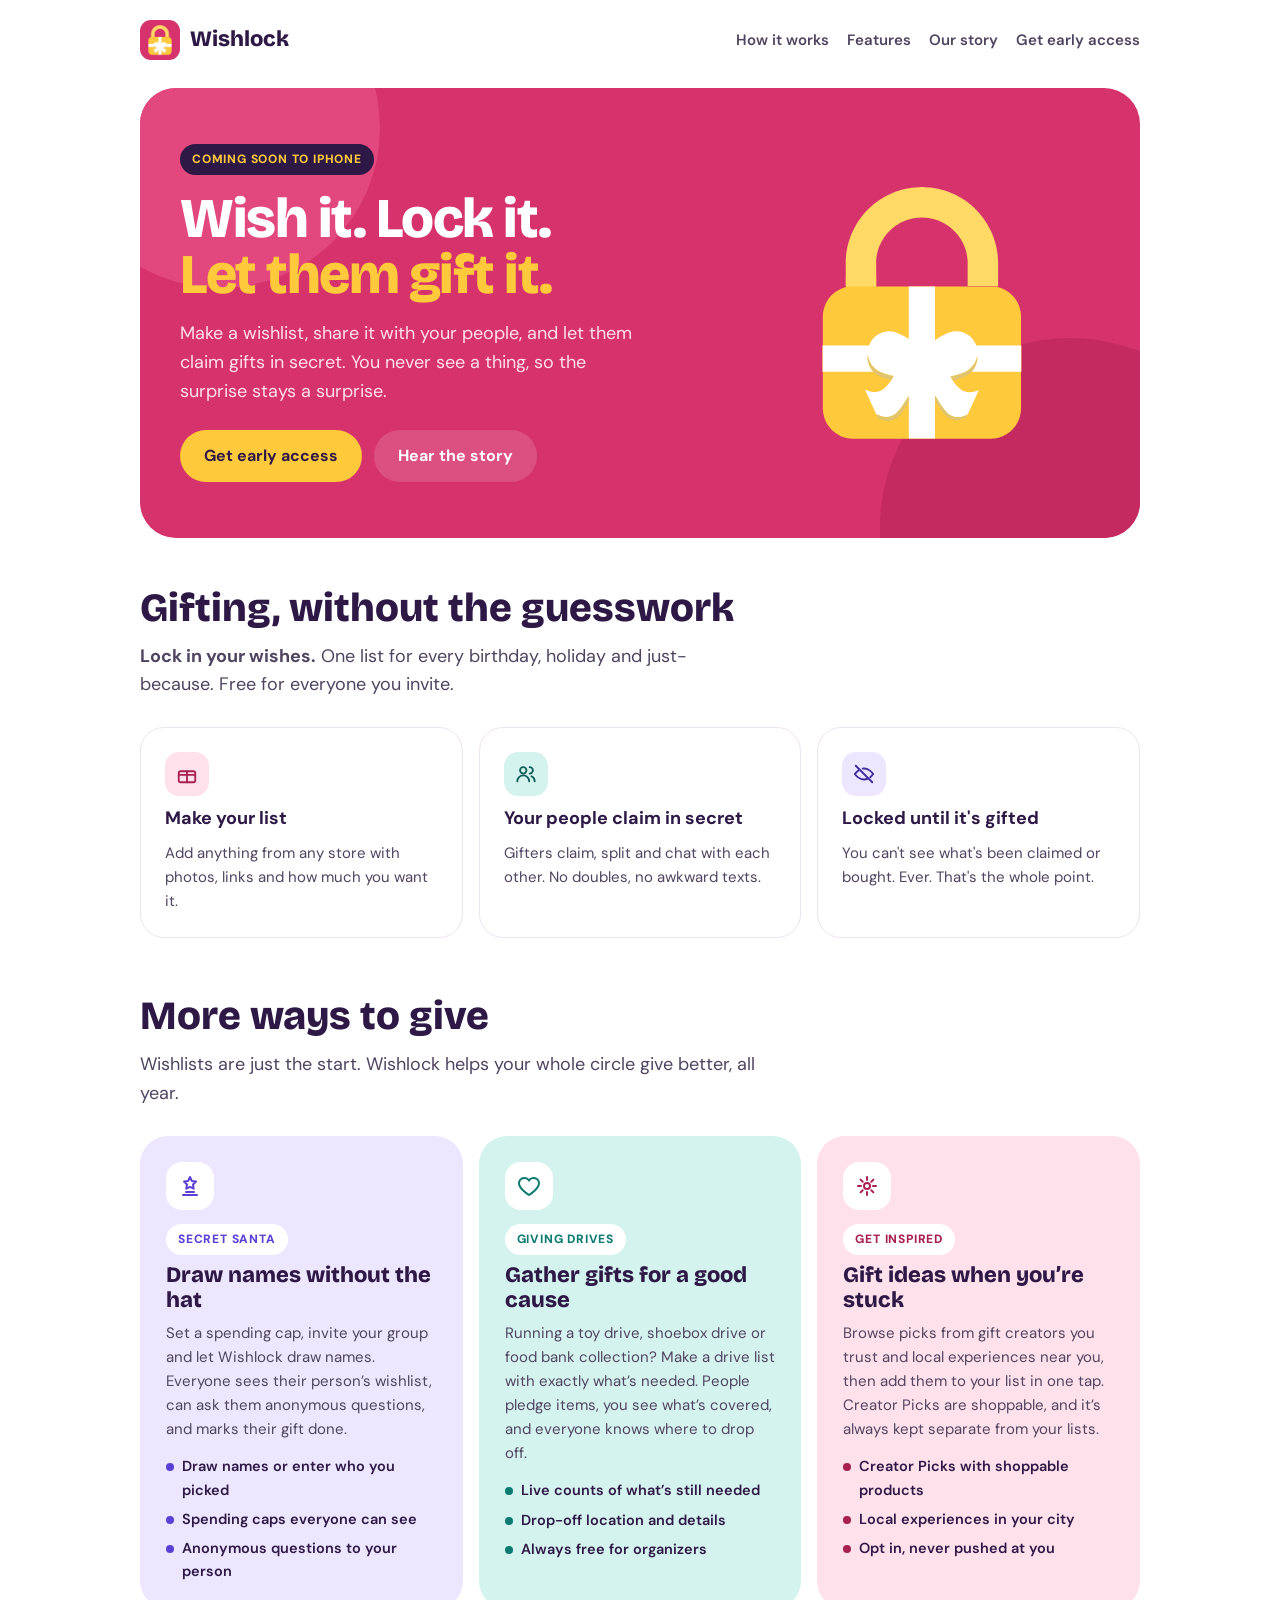
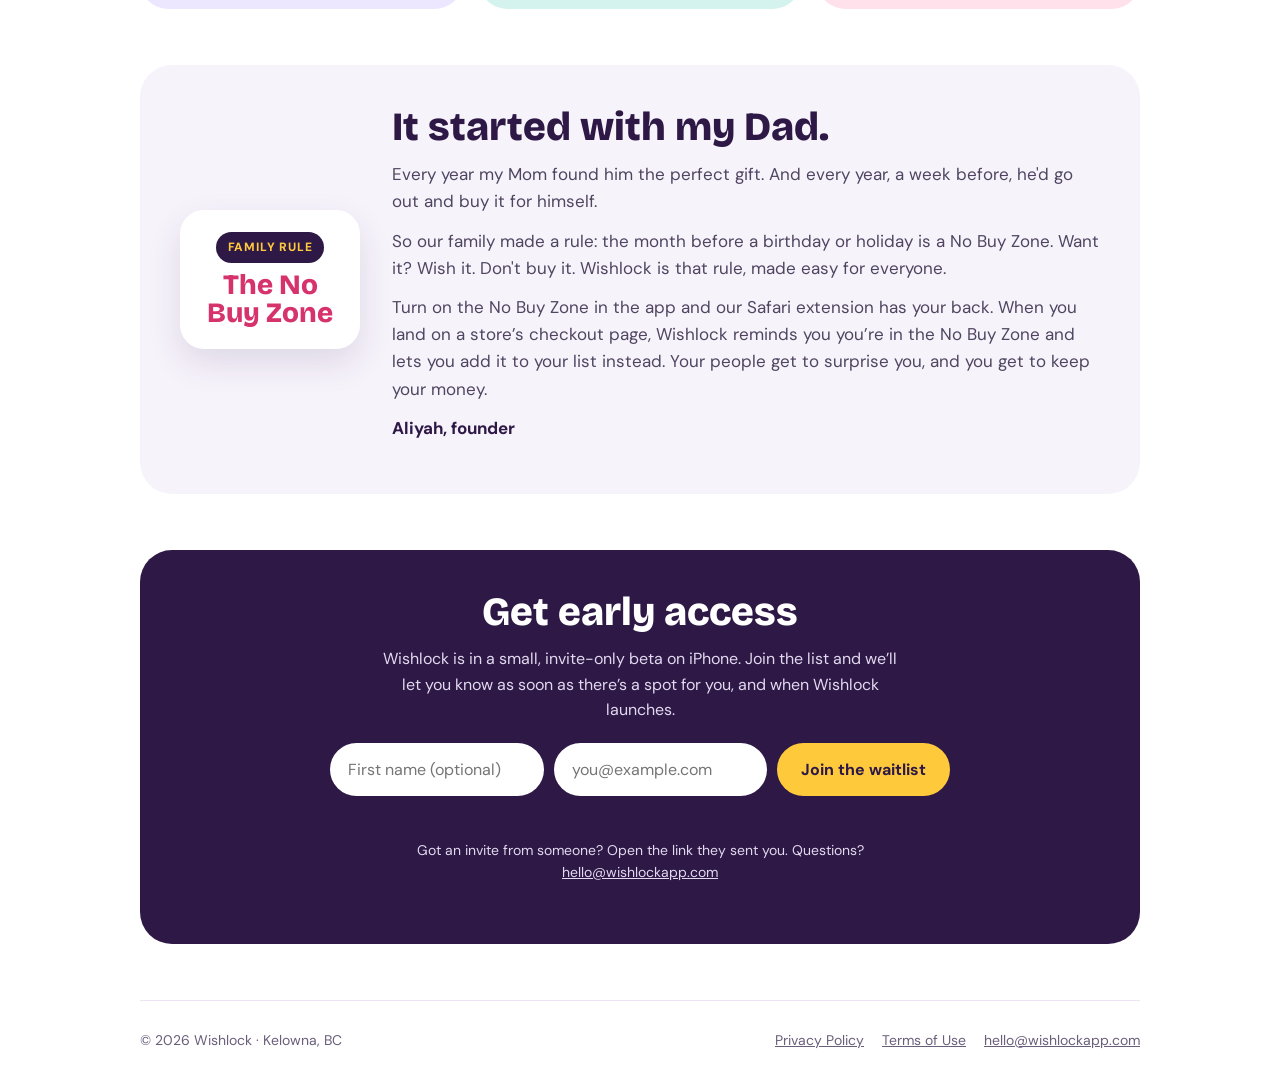
<file: index.html>
<!doctype html>
<html lang="en">
<head>
<meta charset="utf-8">
<meta name="viewport" content="width=device-width, initial-scale=1">
<title>Wishlock · Wish it. Lock it. Let them gift it.</title>
<meta name="description" content="Wishlock is the wishlist app for families and friends. Share your list, let your people claim gifts in secret, and keep the surprise.">
<meta property="og:title" content="Wishlock">
<meta property="og:description" content="Wish it. Lock it. Let them gift it. The wishlist app that keeps the surprise.">
<meta property="og:image" content="https://wishlockapp.com/icon-512.png">
<meta name="theme-color" content="#D6336C">
<link rel="icon" href="favicon.png">
<link rel="apple-touch-icon" href="apple-touch-icon.png">
<link rel="preconnect" href="https://fonts.googleapis.com">
<link href="https://fonts.googleapis.com/css2?family=Bricolage+Grotesque:opsz,wght@12..96,700;12..96,800&family=DM+Sans:opsz,wght@9..40,400;9..40,600;9..40,700&display=swap" rel="stylesheet">
<link rel="stylesheet" href="style.css">
</head>
<body>
<svg width="0" height="0" style="position:absolute" aria-hidden="true" focusable="false"><defs><symbol id="wl-s" viewBox="0 0 2160 2700" overflow="visible"><path fill="#FFD966" fill-rule="evenodd" d="M587 858 587 861 582 875 582 878 576 899 576 903 574 908 573 917 572 918 572 923 571 924 571 929 570 930 570 935 568 942 568 948 567 949 566 969 565 970 565 982 564 983 564 1166 565 1167 769 1167 770 1166 770 1011 769 1010 769 1001 770 1000 770 987 771 986 771 979 772 978 772 971 773 970 773 964 774 963 775 953 777 948 779 935 783 925 783 922 789 904 799 883 799 881 818 847 829 831 845 811 858 797 876 780 892 767 909 755 912 754 925 745 944 735 946 735 964 726 990 717 997 716 1008 712 1012 712 1013 711 1017 711 1023 709 1028 709 1034 707 1052 706 1053 705 1068 705 1069 704 1090 704 1091 705 1106 705 1107 706 1125 707 1131 709 1136 709 1137 710 1151 712 1162 716 1169 717 1195 726 1215 736 1219 737 1221 739 1230 743 1250 756 1253 757 1278 776 1310 807 1325 825 1343 851 1352 868 1354 870 1357 878 1359 880 1359 882 1364 891 1364 893 1370 906 1376 924 1378 934 1380 938 1380 942 1381 943 1384 961 1385 962 1387 985 1388 986 1388 998 1389 999 1389 1166 1390 1167 1594 1167 1595 1166 1595 1001 1594 1000 1594 981 1593 980 1592 956 1591 955 1590 941 1589 940 1589 935 1587 928 1587 922 1586 921 1584 907 1582 902 1581 893 1579 889 1576 874 1561 829 1552 809 1552 807 1547 798 1547 796 1521 747 1500 715 1471 678 1435 640 1398 608 1378 593 1354 577 1351 576 1341 569 1334 566 1332 564 1325 561 1323 559 1291 543 1284 541 1267 533 1223 518 1220 518 1219 517 1216 517 1208 514 1200 513 1187 509 1183 509 1182 508 1177 508 1176 507 1171 507 1170 506 1160 505 1159 504 1153 504 1152 503 1128 501 1127 500 1095 499 1094 498 1065 498 1064 499 1032 500 1031 501 1007 503 1006 504 1000 504 999 505 994 505 988 507 977 508 976 509 972 509 971 510 936 518 923 523 914 525 911 527 900 530 897 532 892 533 889 535 877 539 834 560 832 562 825 565 823 567 803 578 800 581 797 582 778 595 757 611 728 636 702 662 680 687 653 723 646 735 643 738 641 743 638 746 627 767 625 769 602 817 601 822 598 827 590 852Z"/><rect x="565" y="1100" width="205" height="360" fill="#FFD966"/></symbol><symbol id="wl-b" viewBox="0 0 2160 2700" overflow="visible"><path fill="#FFC93C" d="M448 1254 433 1278 422 1302 413 1333 412 1343 411 1344 411 1351 410 1352 410 1364 409 1365 409 1567 407 1571 407 1746 409 1749 409 2005 410 2006 411 2026 412 2027 412 2032 415 2041 417 2053 420 2059 421 2065 423 2068 425 2075 437 2099 446 2113 461 2132 477 2148 500 2166 503 2167 513 2174 522 2178 524 2180 548 2190 558 2192 569 2196 573 2196 574 2197 579 2197 580 2198 591 2199 592 2200 603 2200 604 2201 1555 2201 1556 2200 1567 2200 1568 2199 1574 2199 1580 2197 1585 2197 1586 2196 1594 2195 1601 2192 1608 2191 1619 2186 1624 2185 1631 2181 1633 2181 1637 2178 1646 2174 1666 2161 1682 2148 1698 2132 1713 2113 1727 2090 1738 2065 1738 2062 1741 2056 1741 2053 1743 2049 1744 2041 1747 2032 1748 2018 1749 2017 1749 2006 1750 2005 1750 1749 1752 1746 1752 1571 1750 1567 1750 1365 1749 1364 1748 1344 1747 1343 1747 1338 1744 1329 1742 1317 1739 1311 1737 1302 1726 1278 1711 1254 1699 1239 1681 1221 1665 1208 1643 1194 1639 1193 1631 1188 1629 1188 1614 1181 1597 1176 1595 1174 1595 1171 1594 1170 565 1170 564 1171 564 1174 562 1176 545 1181 530 1188 528 1188 520 1193 516 1194 494 1208 479 1220 460 1239Z"/><path fill="#E0C46E" d="M990 1915 989 1914 987 1916 949 1976 924 2009 907 2026 890 2039 875 2047 870 2048 864 2051 860 2051 855 2053 848 2053 847 2054 827 2054 826 2053 814 2052 810 2050 803 2049 784 2042 773 2036 771 2036 770 2038 780 2059 783 2062 806 2072 827 2078 840 2079 841 2080 856 2080 857 2079 865 2079 870 2077 874 2077 885 2073 899 2066 908 2060 928 2042 946 2021 963 1997 964 1994 990 1954ZM1169 1914 1169 1945 1179 1962 1185 1970 1186 1973 1192 1981 1193 1984 1213 2013 1235 2039 1252 2054 1264 2062 1281 2070 1285 2070 1292 2073 1304 2074 1305 2075 1319 2075 1320 2074 1327 2074 1328 2073 1339 2072 1342 2070 1346 2070 1355 2067 1370 2060 1372 2060 1378 2057 1381 2054 1387 2041 1387 2039 1382 2040 1373 2045 1352 2052 1339 2054 1338 2055 1327 2055 1326 2056 1308 2055 1307 2054 1295 2052 1284 2048 1271 2041 1257 2031 1229 2002 1202 1964 1201 1961 1195 1953 1172 1915 1170 1913ZM1454 1650 1453 1649 1451 1653 1450 1660 1447 1666 1444 1676 1429 1702 1420 1713 1406 1727 1396 1735 1385 1742 1367 1751 1365 1751 1345 1760 1331 1764 1328 1766 1316 1770 1302 1773 1287 1778 1275 1780 1274 1781 1275 1785 1288 1805 1290 1807 1294 1807 1306 1803 1309 1803 1313 1801 1316 1801 1319 1799 1342 1792 1345 1790 1367 1782 1383 1774 1404 1759 1418 1745 1426 1735 1434 1723 1442 1708 1451 1681 1451 1676 1453 1669 1453 1662 1454 1661ZM714 1640 713 1641 713 1665 714 1666 714 1672 715 1673 716 1683 718 1687 718 1690 722 1702 734 1726 743 1739 763 1760 775 1769 790 1778 792 1778 806 1785 811 1786 814 1788 822 1790 825 1792 837 1796 840 1796 847 1799 850 1799 865 1804 871 1804 885 1783 887 1778 883 1776 852 1769 805 1753 788 1745 767 1731 750 1715 743 1707 734 1694 722 1670 718 1658Z"/><path fill="#fff" fill-rule="evenodd" d="M992 1171 991 1172 991 1522 989 1524 969 1513 967 1511 931 1493 929 1493 910 1484 882 1476 865 1475 864 1474 850 1474 849 1475 839 1475 838 1476 823 1478 816 1481 807 1483 786 1493 768 1505 752 1520 740 1535 730 1551 730 1553 724 1564 724 1566 721 1570 409 1570 408 1571 408 1746 409 1747 746 1747 747 1746 746 1743 738 1734 727 1716 719 1698 719 1695 715 1685 713 1670 712 1669 712 1660 711 1659 711 1639 712 1637 714 1636 716 1639 718 1653 720 1657 720 1660 723 1669 732 1688 743 1705 765 1728 787 1743 806 1752 814 1754 817 1756 822 1757 825 1759 837 1763 840 1763 857 1769 885 1775 888 1777 887 1782 876 1798 875 1801 848 1837 822 1862 807 1872 799 1876 782 1882 778 1882 772 1884 753 1885 752 1884 741 1884 740 1883 723 1880 696 1870 696 1873 699 1878 699 1880 710 1902 710 1904 727 1939 727 1941 732 1950 732 1952 738 1963 738 1965 744 1976 744 1978 749 1987 749 1989 755 2000 755 2002 761 2013 761 2015 769 2032 774 2036 776 2036 785 2041 787 2041 801 2047 804 2047 808 2049 816 2050 817 2051 833 2052 834 2053 853 2052 858 2050 862 2050 874 2046 886 2040 903 2028 925 2006 949 1974 954 1965 962 1954 963 1951 971 1940 972 1937 978 1929 984 1918 989 1912 991 1914 991 2199 992 2200 1167 2200 1168 2199 1168 1913 1171 1912 1173 1914 1199 1957 1229 2000 1240 2013 1259 2031 1275 2042 1285 2047 1300 2052 1310 2053 1311 2054 1333 2054 1334 2053 1341 2053 1369 2045 1390 2035 1392 2029 1398 2018 1398 2016 1403 2007 1403 2005 1420 1970 1420 1968 1431 1946 1431 1944 1442 1922 1442 1920 1464 1874 1464 1872 1462 1872 1449 1878 1424 1885 1404 1886 1403 1887 1400 1886 1382 1885 1361 1878 1350 1872 1337 1863 1313 1840 1303 1828 1285 1803 1272 1781 1277 1778 1285 1777 1297 1773 1304 1772 1344 1759 1377 1745 1399 1731 1422 1709 1436 1689 1443 1675 1444 1670 1448 1662 1451 1648 1453 1645 1454 1645 1456 1648 1456 1651 1455 1652 1455 1666 1454 1667 1453 1678 1449 1690 1449 1693 1446 1699 1443 1709 1441 1711 1433 1727 1419 1745 1420 1747 1750 1747 1751 1746 1751 1571 1750 1570 1448 1570 1445 1567 1444 1562 1435 1544 1427 1532 1423 1528 1420 1523 1406 1509 1396 1501 1384 1493 1360 1482 1343 1477 1333 1476 1332 1475 1326 1475 1325 1474 1297 1474 1296 1475 1284 1476 1283 1477 1268 1480 1265 1482 1255 1485 1248 1489 1246 1489 1231 1497 1229 1497 1227 1499 1200 1513 1175 1529 1172 1532 1169 1532 1168 1531 1168 1172 1167 1171Z"/></symbol><symbol id="wl-k" viewBox="0 0 2160 2700" overflow="visible"><path fill="#FFC93C" fill-rule="evenodd" d="M1675 845 1645 816 1615 792 1585 772 1543 750 1541 750 1525 742 1514 739 1506 735 1503 735 1500 733 1487 730 1483 728 1480 728 1476 726 1473 726 1460 722 1451 721 1450 720 1445 720 1444 719 1439 719 1432 717 1426 717 1419 715 1400 714 1399 713 1372 713 1371 712 1366 712 1365 713 1338 713 1337 714 1319 715 1318 716 1305 717 1304 718 1299 718 1298 719 1288 720 1282 722 1277 722 1273 724 1269 724 1265 726 1258 727 1254 729 1251 729 1229 736 1226 738 1208 744 1194 751 1192 751 1156 770 1121 793 1089 819 1056 852 1040 871 1017 903 1016 906 1006 921 1003 928 1001 930 987 958 987 960 978 979 966 1015 966 1018 960 1039 960 1043 958 1048 957 1058 956 1059 956 1065 954 1072 952 1099 951 1100 950 1136 951 1137 951 1160 952 1161 952 1170 953 1171 953 1180 954 1181 956 1202 957 1203 960 1222 962 1226 962 1230 964 1234 964 1237 968 1250 967 1254 385 1835 380 1844 380 1847 379 1848 379 1876 380 1877 381 1921 382 1922 382 1940 383 1941 383 1962 384 1963 384 1980 385 1981 386 2018 389 2026 391 2028 398 2031 436 2032 437 2033 452 2033 453 2034 475 2034 476 2035 493 2035 494 2036 536 2037 537 2038 570 2038 581 2033 661 1954 813 1954 815 1953 821 1946 821 1795 822 1793 841 1775 991 1775 997 1772 1001 1764 1001 1615 1085 1530 1087 1530 1158 1601 1164 1604 1170 1604 1174 1602 1199 1578 1200 1576 1247 1530 1256 1533 1263 1534 1267 1536 1283 1539 1284 1540 1289 1540 1290 1541 1300 1542 1301 1543 1307 1543 1314 1545 1322 1545 1323 1546 1331 1546 1332 1547 1345 1547 1346 1548 1391 1548 1392 1547 1406 1547 1407 1546 1423 1545 1430 1543 1436 1543 1437 1542 1454 1540 1459 1538 1463 1538 1467 1536 1471 1536 1482 1532 1489 1531 1493 1529 1496 1529 1499 1527 1502 1527 1505 1525 1513 1523 1516 1521 1531 1516 1538 1512 1547 1509 1557 1503 1561 1502 1563 1500 1565 1500 1606 1475 1629 1458 1648 1442 1662 1429 1681 1409 1704 1381 1724 1352 1747 1310 1747 1308 1753 1297 1753 1295 1759 1282 1760 1277 1764 1269 1766 1260 1769 1253 1769 1250 1773 1240 1773 1237 1777 1224 1777 1219 1779 1214 1781 1199 1782 1198 1782 1192 1784 1185 1784 1177 1785 1176 1785 1168 1786 1167 1786 1152 1787 1151 1787 1109 1786 1108 1786 1093 1785 1092 1783 1069 1782 1068 1782 1063 1781 1062 1780 1052 1779 1051 1777 1037 1775 1032 1775 1028 1773 1024 1773 1021 1771 1017 1771 1014 1768 1007 1768 1004 1764 992 1762 989 1761 984 1759 981 1753 964 1748 955 1748 953 1737 931 1728 917 1726 912 1702 877ZM1414 788 1423 788 1424 787 1441 788 1442 789 1447 789 1458 793 1461 793 1480 803 1489 810 1499 820 1509 834 1515 846 1516 851 1523 867 1523 870 1527 880 1527 883 1529 887 1529 890 1532 899 1532 903 1534 908 1535 918 1536 919 1536 925 1538 932 1539 954 1540 955 1540 979 1541 980 1568 980 1569 981 1582 981 1583 982 1592 982 1593 983 1612 985 1613 986 1631 989 1635 991 1652 995 1655 997 1669 1001 1678 1006 1682 1007 1701 1021 1711 1032 1717 1041 1724 1055 1728 1068 1729 1079 1730 1080 1730 1100 1728 1106 1728 1111 1723 1126 1718 1136 1708 1150 1696 1162 1685 1170 1673 1176 1668 1177 1662 1180 1658 1180 1653 1182 1647 1182 1646 1183 1626 1183 1625 1182 1620 1182 1619 1181 1615 1181 1611 1179 1608 1179 1597 1174 1595 1174 1560 1157 1555 1153 1553 1153 1546 1174 1543 1191 1542 1192 1542 1198 1541 1199 1540 1217 1541 1218 1541 1227 1542 1228 1544 1240 1546 1243 1546 1245 1548 1247 1548 1249 1554 1258 1567 1271 1577 1278 1587 1283 1588 1286 1582 1289 1561 1294 1554 1297 1540 1300 1533 1303 1530 1303 1512 1309 1505 1310 1480 1318 1474 1318 1458 1310 1448 1303 1435 1290 1431 1284 1427 1276 1423 1262 1422 1245 1423 1244 1423 1234 1424 1233 1424 1226 1426 1221 1426 1216 1428 1212 1428 1209 1435 1187 1435 1184 1437 1181 1440 1168 1447 1148 1447 1145 1451 1132 1453 1118 1454 1117 1455 1098 1454 1097 1454 1090 1453 1088 1443 1080 1427 1073 1419 1072 1418 1071 1410 1071 1409 1070 1394 1070 1393 1071 1383 1071 1382 1072 1364 1074 1359 1076 1355 1076 1337 1081 1314 1085 1309 1087 1299 1088 1298 1089 1292 1089 1291 1090 1285 1090 1284 1091 1257 1091 1256 1090 1247 1089 1238 1086 1227 1080 1215 1069 1207 1058 1199 1042 1196 1033 1199 1022 1207 1003 1209 995 1217 976 1219 968 1227 949 1232 933 1235 926 1237 924 1240 926 1244 936 1255 953 1263 961 1271 967 1281 972 1290 975 1295 975 1302 977 1323 977 1324 976 1333 976 1340 974 1346 974 1347 973 1364 970 1368 968 1367 965 1357 950 1353 941 1351 939 1348 933 1348 931 1341 918 1337 906 1337 903 1335 898 1335 893 1334 892 1334 870 1336 864 1336 859 1345 836 1351 828 1352 825 1363 813 1371 806 1380 800 1392 794 1404 790 1408 790Z"/></symbol></defs></svg>
<div class="wrap">
  <header class="nav">
    <a class="brand" href="/"><img src="apple-touch-icon.png" alt="">Wishlock</a>
    <nav class="nav-links" aria-label="Main"><a href="#how">How it works</a><a href="#more">Features</a><a href="#story">Our story</a><a href="#beta">Get early access</a></nav>
  </header>

  <section class="hero">
    <div>
      <span class="eyebrow">COMING SOON TO IPHONE</span>
      <h1>Wish it. Lock it.<br><span>Let them gift it.</span></h1>
      <p>Make a wishlist, share it with your people, and let them claim gifts in secret. You never see a thing, so the surprise stays a surprise.</p>
      <div class="cta-row"><a class="btn btn-sun" href="#beta">Get early access</a><a class="btn btn-ghost" href="#story">Hear the story</a></div>
    </div>
    <div class="hero-art" aria-hidden="true">
      <svg class="wl-lock" viewBox="38 308 2084 2084" overflow="visible"><g class="wl-shift"><g class="wl-shackle"><use href="#wl-s" width="2160" height="2700"/></g><g class="wl-body"><use href="#wl-b" width="2160" height="2700"/></g></g></svg>
    </div>
  </section>

  <section id="how">
    <h2>Gifting, without the guesswork</h2>
    <p class="lead"><b>Lock in your wishes.</b> One list for every birthday, holiday and just-because. Free for everyone you invite.</p>
    <div class="features">
      <div class="feature"><i style="background:#FFE1EB;color:#A81F50"><svg width="22" height="22" viewBox="0 0 24 24" fill="none" stroke="currentColor" stroke-width="2" stroke-linecap="round" stroke-linejoin="round" aria-hidden="true"><rect x="3" y="9" width="18" height="12" rx="2"/><path d="M3 13h18M12 9v12"/></svg></i><b>Make your list</b><span>Add anything from any store with photos, links and how much you want it.</span></div>
      <div class="feature"><i style="background:#D5F3EE;color:#0B5E56"><svg width="22" height="22" viewBox="0 0 24 24" fill="none" stroke="currentColor" stroke-width="2" stroke-linecap="round" stroke-linejoin="round" aria-hidden="true"><circle cx="9" cy="8" r="3.5"/><path d="M2.5 20a6.5 6.5 0 0 1 13 0M16 4.5a3.5 3.5 0 0 1 0 7M18 14.5a6 6 0 0 1 3.5 5.5"/></svg></i><b>Your people claim in secret</b><span>Gifters claim, split and chat with each other. No doubles, no awkward texts.</span></div>
      <div class="feature"><i style="background:#ECE6FF;color:#3F2A9E"><svg width="22" height="22" viewBox="0 0 24 24" fill="none" stroke="currentColor" stroke-width="2" stroke-linecap="round" stroke-linejoin="round" aria-hidden="true"><path d="M3 3l18 18"/><path d="M10.6 6.1A9.8 9.8 0 0 1 12 6c5 0 9 4.5 10 6-.5.8-1.6 2.2-3.2 3.5M6.6 7.6C4.5 9 3 11 2 12c1 1.5 5 6 10 6 1.6 0 3-.4 4.3-1"/></svg></i><b>Locked until it's gifted</b><span>You can't see what's been claimed or bought. Ever. That's the whole point.</span></div>
    </div>
  </section>

  <section class="more" id="more">
    <h2>More ways to give</h2>
    <p class="lead">Wishlists are just the start. Wishlock helps your whole circle give better, all year.</p>
    <div class="more-grid">
      <article class="more-card" style="--c:#5B3FD6;--t:#ECE6FF">
        <i><svg width="24" height="24" viewBox="0 0 24 24" fill="none" stroke="currentColor" stroke-width="2" stroke-linecap="round" stroke-linejoin="round" aria-hidden="true"><path d="M12 3l1.8 3.9L18 7.6l-3 2.9.7 4.2L12 12.8 8.3 14.7l.7-4.2-3-2.9 4.2-.7z"/><path d="M5 21h14"/><path d="M8 18h8"/></svg></i>
        <span class="eyebrow">SECRET SANTA</span>
        <h3>Draw names without the hat</h3>
        <p>Set a spending cap, invite your group and let Wishlock draw names. Everyone sees their person’s wishlist, can ask them anonymous questions, and marks their gift done.</p>
        <ul><li>Draw names or enter who you picked</li><li>Spending caps everyone can see</li><li>Anonymous questions to your person</li></ul>
      </article>
      <article class="more-card" style="--c:#0B7A70;--t:#D5F3EE">
        <i><svg width="24" height="24" viewBox="0 0 24 24" fill="none" stroke="currentColor" stroke-width="2" stroke-linecap="round" stroke-linejoin="round" aria-hidden="true"><path d="M12 21s-7-4.5-9.3-9A5.2 5.2 0 0 1 12 6.6 5.2 5.2 0 0 1 21.3 12C19 16.5 12 21 12 21z"/></svg></i>
        <span class="eyebrow">GIVING DRIVES</span>
        <h3>Gather gifts for a good cause</h3>
        <p>Running a toy drive, shoebox drive or food bank collection? Make a drive list with exactly what’s needed. People pledge items, you see what’s covered, and everyone knows where to drop off.</p>
        <ul><li>Live counts of what’s still needed</li><li>Drop-off location and details</li><li>Always free for organizers</li></ul>
      </article>
      <article class="more-card" style="--c:#A81F50;--t:#FFE1EB">
        <i><svg width="24" height="24" viewBox="0 0 24 24" fill="none" stroke="currentColor" stroke-width="2" stroke-linecap="round" stroke-linejoin="round" aria-hidden="true"><path d="M12 3v3M12 18v3M3 12h3M18 12h3M5.6 5.6l2.1 2.1M16.3 16.3l2.1 2.1M5.6 18.4l2.1-2.1M16.3 7.7l2.1-2.1"/><circle cx="12" cy="12" r="3"/></svg></i>
        <span class="eyebrow">GET INSPIRED</span>
        <h3>Gift ideas when you’re stuck</h3>
        <p>Browse picks from gift creators you trust and local experiences near you, then add them to your list in one tap. Creator Picks are shoppable, and it’s always kept separate from your lists.</p>
        <ul><li>Creator Picks with shoppable products</li><li>Local experiences in your city</li><li>Opt in, never pushed at you</li></ul>
      </article>
    </div>
  </section>

  <section class="story" id="story">
    <div class="tag"><span class="eyebrow">FAMILY RULE</span><b>The No Buy Zone</b></div>
    <div>
      <h2>It started with my Dad.</h2>
      <p>Every year my Mom found him the perfect gift. And every year, a week before, he'd go out and buy it for himself.</p>
      <p>So our family made a rule: the month before a birthday or holiday is a No Buy Zone. Want it? Wish it. Don't buy it. Wishlock is that rule, made easy for everyone.</p>
      <p>Turn on the No Buy Zone in the app and our Safari extension has your back. When you land on a store’s checkout page, Wishlock reminds you you’re in the No Buy Zone and lets you add it to your list instead. Your people get to surprise you, and you get to keep your money.</p>
      <p><b style="color:#2D1846">Aliyah, founder</b></p>
    </div>
  </section>

  <section class="signup" id="beta">
    <h2>Get early access</h2>
    <p>Wishlock is in a small, invite-only beta on iPhone. Join the list and we’ll let you know as soon as there’s a spot for you, and when Wishlock launches.</p>
    <form id="waitlist" class="wait-form" novalidate>
      <label class="sr" for="wl-name">First name (optional)</label><input id="wl-name" name="name" maxlength="60" placeholder="First name (optional)" autocomplete="given-name">
      <label class="sr" for="wl-email">Email</label><input id="wl-email" name="email" type="email" maxlength="200" placeholder="you@example.com" autocomplete="email" required>
      <input type="text" name="company" tabindex="-1" autocomplete="off" class="hp" aria-hidden="true">
      <button class="btn btn-sun" type="submit">Join the waitlist</button>
    </form>
    <p id="wl-msg" class="wait-msg" role="status" aria-live="polite"></p>
    <p style="font-size:14px;margin-top:12px">Got an invite from someone? Open the link they sent you. Questions? <a href="mailto:hello@wishlockapp.com" style="color:inherit">hello@wishlockapp.com</a></p>
  </section>

  <footer>
    <span>© 2026 Wishlock · Kelowna, BC</span>
    <nav aria-label="Legal"><a href="privacy.html">Privacy Policy</a><a href="terms.html">Terms of Use</a><a href="mailto:hello@wishlockapp.com">hello@wishlockapp.com</a></nav>
  </footer>
</div>
<script>
(function(){
  var WL = {url:'https://ytkexbdhjjsswcfewsys.supabase.co', key:'sb_publishable_NE3f0KTD_1TSnA7ivDHoBw_5mYDE88k'};
  if (window.WL_SITE_TEST) WL = window.WL_SITE_TEST;
  var f = document.getElementById('waitlist'), msg = document.getElementById('wl-msg');
  if (!f) return;
  f.addEventListener('submit', function(e){
    e.preventDefault();
    var email = f.email.value.trim(), name = f.name.value.trim(), btn = f.querySelector('button');
    if (f.company.value) return;
    if (!/^[^@\s]+@[^@\s]+\.[^@\s]+$/.test(email)){ msg.textContent = 'Please enter a valid email address.'; f.email.focus(); return; }
    btn.disabled = true; msg.textContent = 'Adding you…';
    fetch(WL.url + '/rest/v1/waitlist', {method:'POST', headers:{'apikey':WL.key, 'Content-Type':'application/json', 'Prefer':'return=minimal'},
      body:JSON.stringify({email:email, name:name || null, source:'website'})})
      .then(function(r){
        if (r.ok || r.status === 409){ f.hidden = true; msg.textContent = 'You’re on the list' + (name ? ', ' + name : '') + '! We’ll email you when there’s a spot.'; return; }
        throw new Error(r.status);
      })
      .catch(function(){ btn.disabled = false; msg.textContent = 'Something went wrong. Please try again, or email hello@wishlockapp.com.'; });
  });
})();
</script>
</body>
</html>
</file>
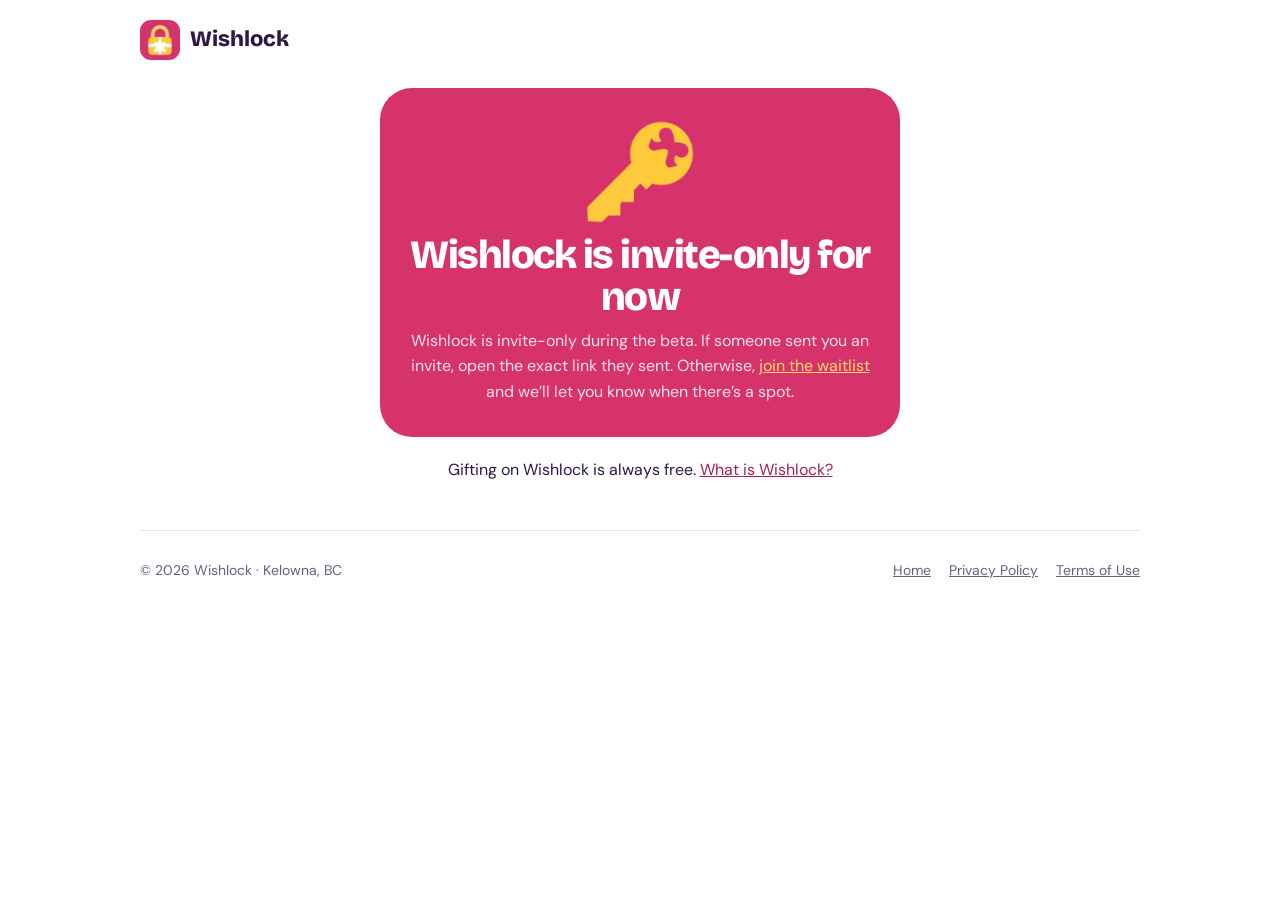
<file: join.html>
<!doctype html>
<html lang="en">
<head>
<meta charset="utf-8">
<meta name="viewport" content="width=device-width, initial-scale=1">
<title>You’re invited · Wishlock</title>
<meta name="description" content="Someone invited you to their Wishlock list. Here’s how to join.">
<meta name="robots" content="noindex">
<link rel="icon" href="favicon.png">
<link rel="apple-touch-icon" href="apple-touch-icon.png">
<link href="https://fonts.googleapis.com/css2?family=Bricolage+Grotesque:opsz,wght@12..96,700;12..96,800&family=DM+Sans:opsz,wght@9..40,400;9..40,600;9..40,700&display=swap" rel="stylesheet">
<link rel="stylesheet" href="style.css">
<style>
[hidden]{display:none!important}
.join{max-width:560px;margin:0 auto;padding:8px 20px 48px;display:flex;flex-direction:column;gap:20px}
.join-hero{background:var(--berry);color:#fff;border-radius:32px;padding:32px 26px;text-align:center;display:flex;flex-direction:column;gap:10px;align-items:center}
.join-hero h1{font-size:clamp(30px,7vw,40px);line-height:1.05;margin:0}
.join-hero p{margin:0;color:#FFE1EB}
.code{background:#fff;color:var(--plum);border-radius:20px;padding:14px 22px;display:flex;flex-direction:column;align-items:center;gap:2px;margin-top:6px}
.code span{font-size:12px;font-weight:800;letter-spacing:.08em;color:var(--berry-deep)}
.code b{font-family:var(--display);font-size:40px;letter-spacing:.14em;line-height:1.1}
.copy{background:var(--sun);color:var(--plum);border:0;border-radius:999px;padding:12px 22px;font:inherit;font-weight:700;cursor:pointer}
.steps{list-style:none;margin:0;padding:0;display:flex;flex-direction:column;gap:12px}
.steps li{display:flex;gap:14px;align-items:flex-start;border:1px solid var(--line);border-radius:22px;padding:18px}
.steps .n{width:36px;height:36px;border-radius:50%;background:var(--berry-tint);color:var(--berry-deep);display:grid;place-items:center;font-weight:800;flex-shrink:0}
.steps b{display:block;font-size:17px}
.steps span{color:var(--body);font-size:15px}
.steps a.btn-link{display:inline-block;margin-top:8px;background:var(--plum);color:#fff;border-radius:999px;padding:10px 18px;font-weight:700;text-decoration:none}
</style>
</head>
<body>
<div class="wrap"><header class="nav"><a class="brand" href="/"><img src="apple-touch-icon.png" alt="">Wishlock</a></header></div>
<main class="join">
  <section class="join-hero">
    <img src="key.png" alt="" width="110" height="104" style="width:110px;height:auto">
    <h1>You’ve got the key</h1>
    <p id="who">Someone invited you to their Wishlock. Claim gifts in secret, chat with the other gifters, and keep it a surprise.</p>
    <div class="code" id="codeBox" hidden><span>YOUR INVITE CODE</span><b id="code">······</b></div>
    <button class="copy" id="copy" hidden>Copy code</button>
  </section>
  <ol class="steps">
    <li><span class="n">1</span><div><b>Get TestFlight</b><span>Wishlock is in beta, so it installs through Apple’s free TestFlight app.</span><br><a class="btn-link" href="https://apps.apple.com/app/testflight/id899247664">Get TestFlight</a></div></li>
    <li><span class="n">2</span><div><b>Join the Wishlock beta</b><span id="tfText">Open the beta link on your iPhone and tap Install.</span><br><a class="btn-link" id="tfLink" href="#">Join the beta</a></div></li>
    <li><span class="n">3</span><div><b>Enter your code</b><span>Open Wishlock, tap <strong>I’ve been invited</strong>, and enter the code above.</span></div></li>
  </ol>
  <p class="muted" style="margin:0;text-align:center">Gifting on Wishlock is always free. <a href="/">What is Wishlock?</a></p>
</main>
<div class="wrap"><footer><span>© 2026 Wishlock · Kelowna, BC</span><nav aria-label="Legal"><a href="/">Home</a><a href="privacy.html">Privacy Policy</a><a href="terms.html">Terms of Use</a></nav></footer></div>
<script>
// Paste your public TestFlight link here once Apple approves the beta (e.g. https://testflight.apple.com/join/AbCdEf12)
var TESTFLIGHT_URL = 'https://testflight.apple.com/join/F39cmzGC';
(function(){
  var m = location.search.match(/[?&]c=([A-Za-z0-9]{6})/), code = m ? m[1].toUpperCase() : '';
  if (code){ document.getElementById('code').textContent = code; document.getElementById('codeBox').hidden = false; document.getElementById('copy').hidden = false; }
  document.getElementById('copy').addEventListener('click', function(){
    var b = this;
    (navigator.clipboard ? navigator.clipboard.writeText(code) : Promise.reject()).then(function(){ b.textContent = 'Copied!'; }, function(){ b.textContent = code; });
  });
  var tf = document.getElementById('tfLink');
  if (TESTFLIGHT_URL && code){ tf.href = TESTFLIGHT_URL; }
  else if (!code){
    document.querySelector('.steps').hidden = true;
    document.getElementById('who').innerHTML = 'Wishlock is invite-only during the beta. If someone sent you an invite, open the exact link they sent. Otherwise, <a href="/#beta" style="color:#FFD966">join the waitlist</a> and we’ll let you know when there’s a spot.';
    document.querySelector('.join-hero h1').textContent = 'Wishlock is invite-only for now';
  }
  else { tf.hidden = true; document.getElementById('tfText').textContent = 'Ask the person who invited you for the beta link. It opens in TestFlight.'; }
})();
</script>
</body>
</html>
</file>
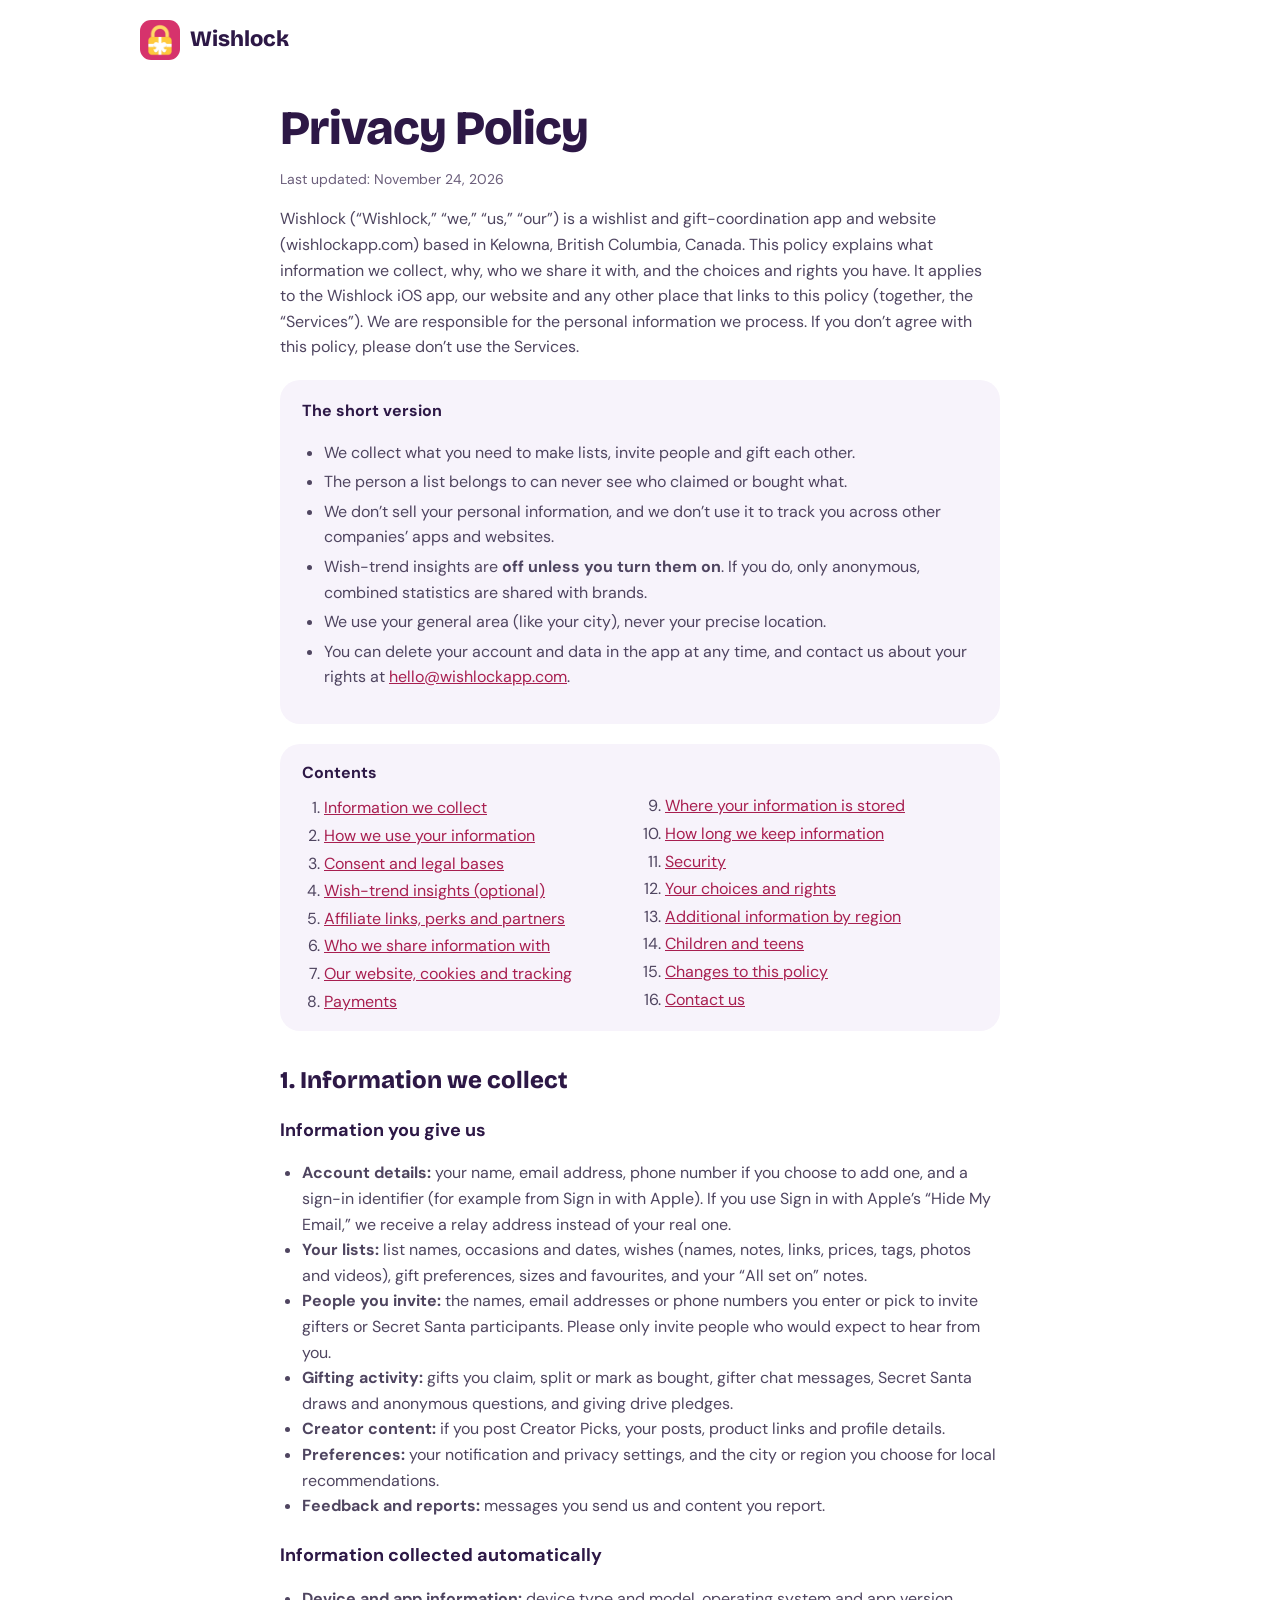
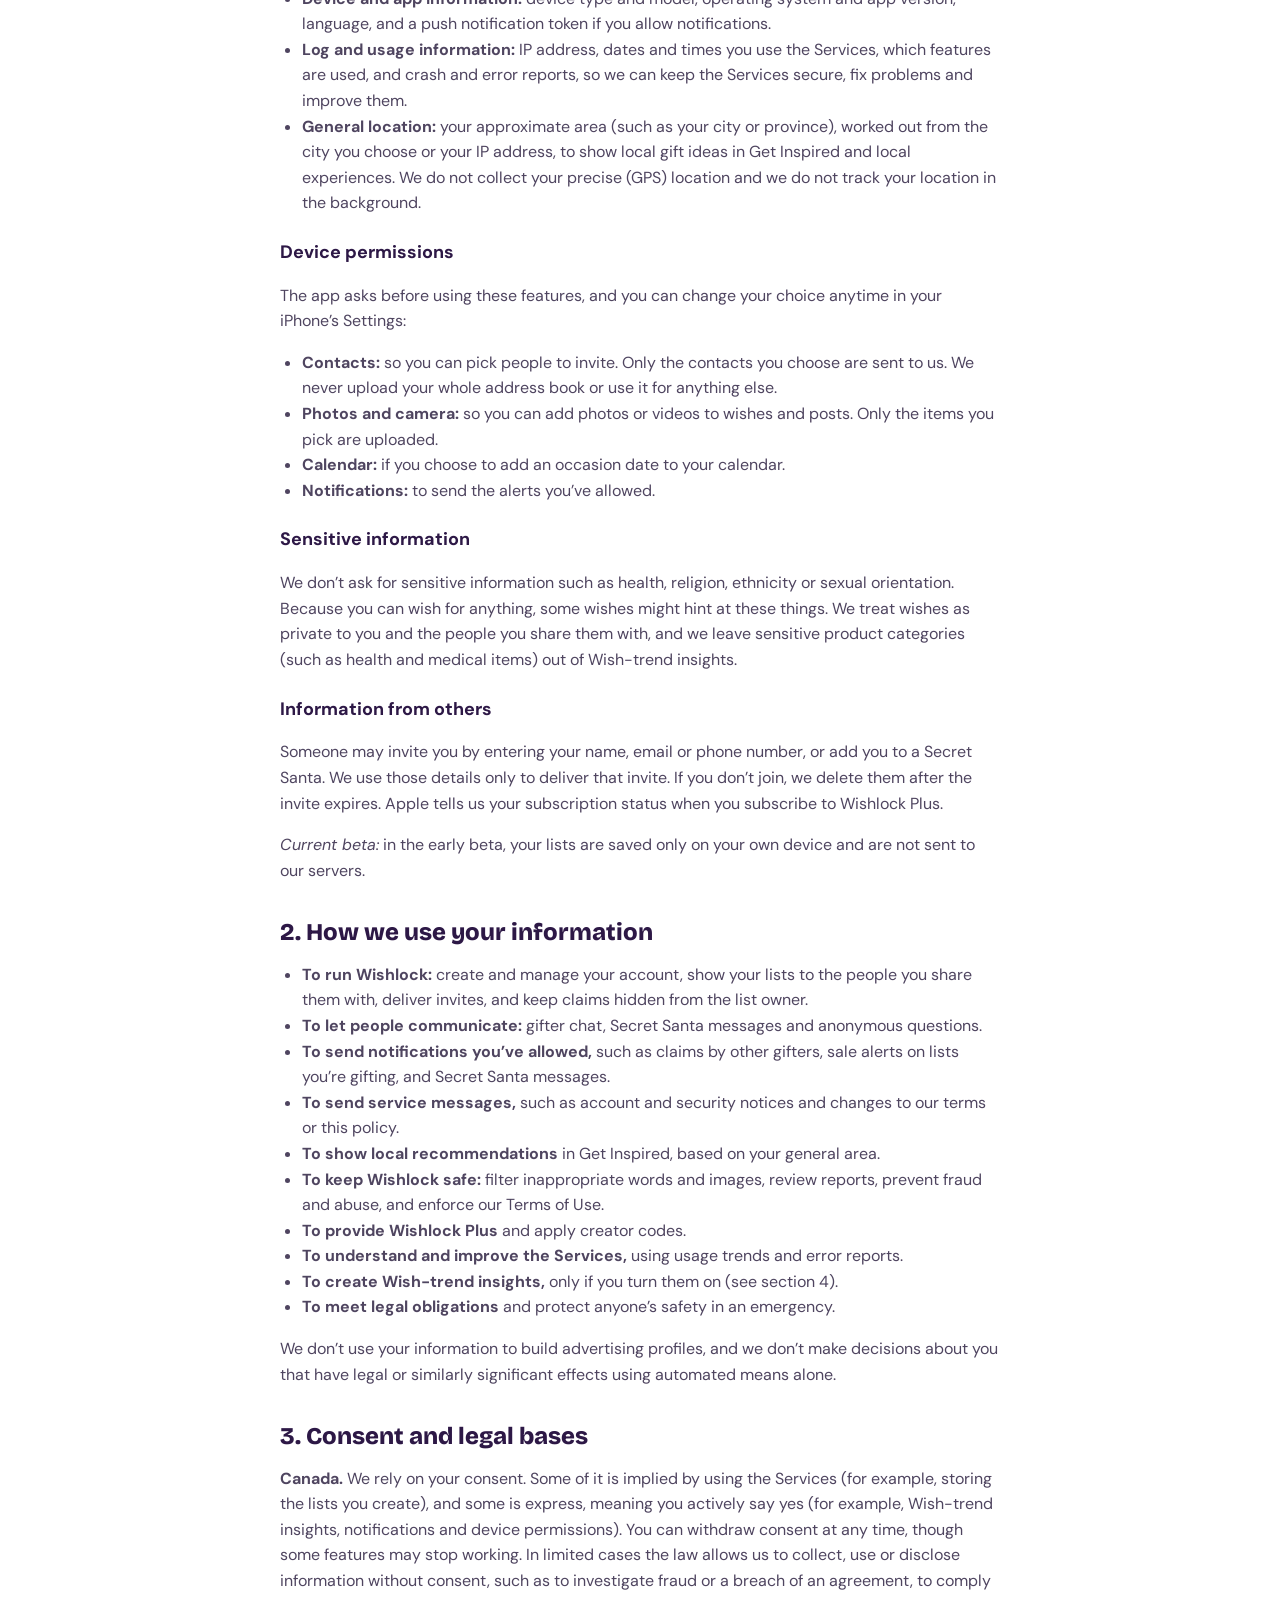
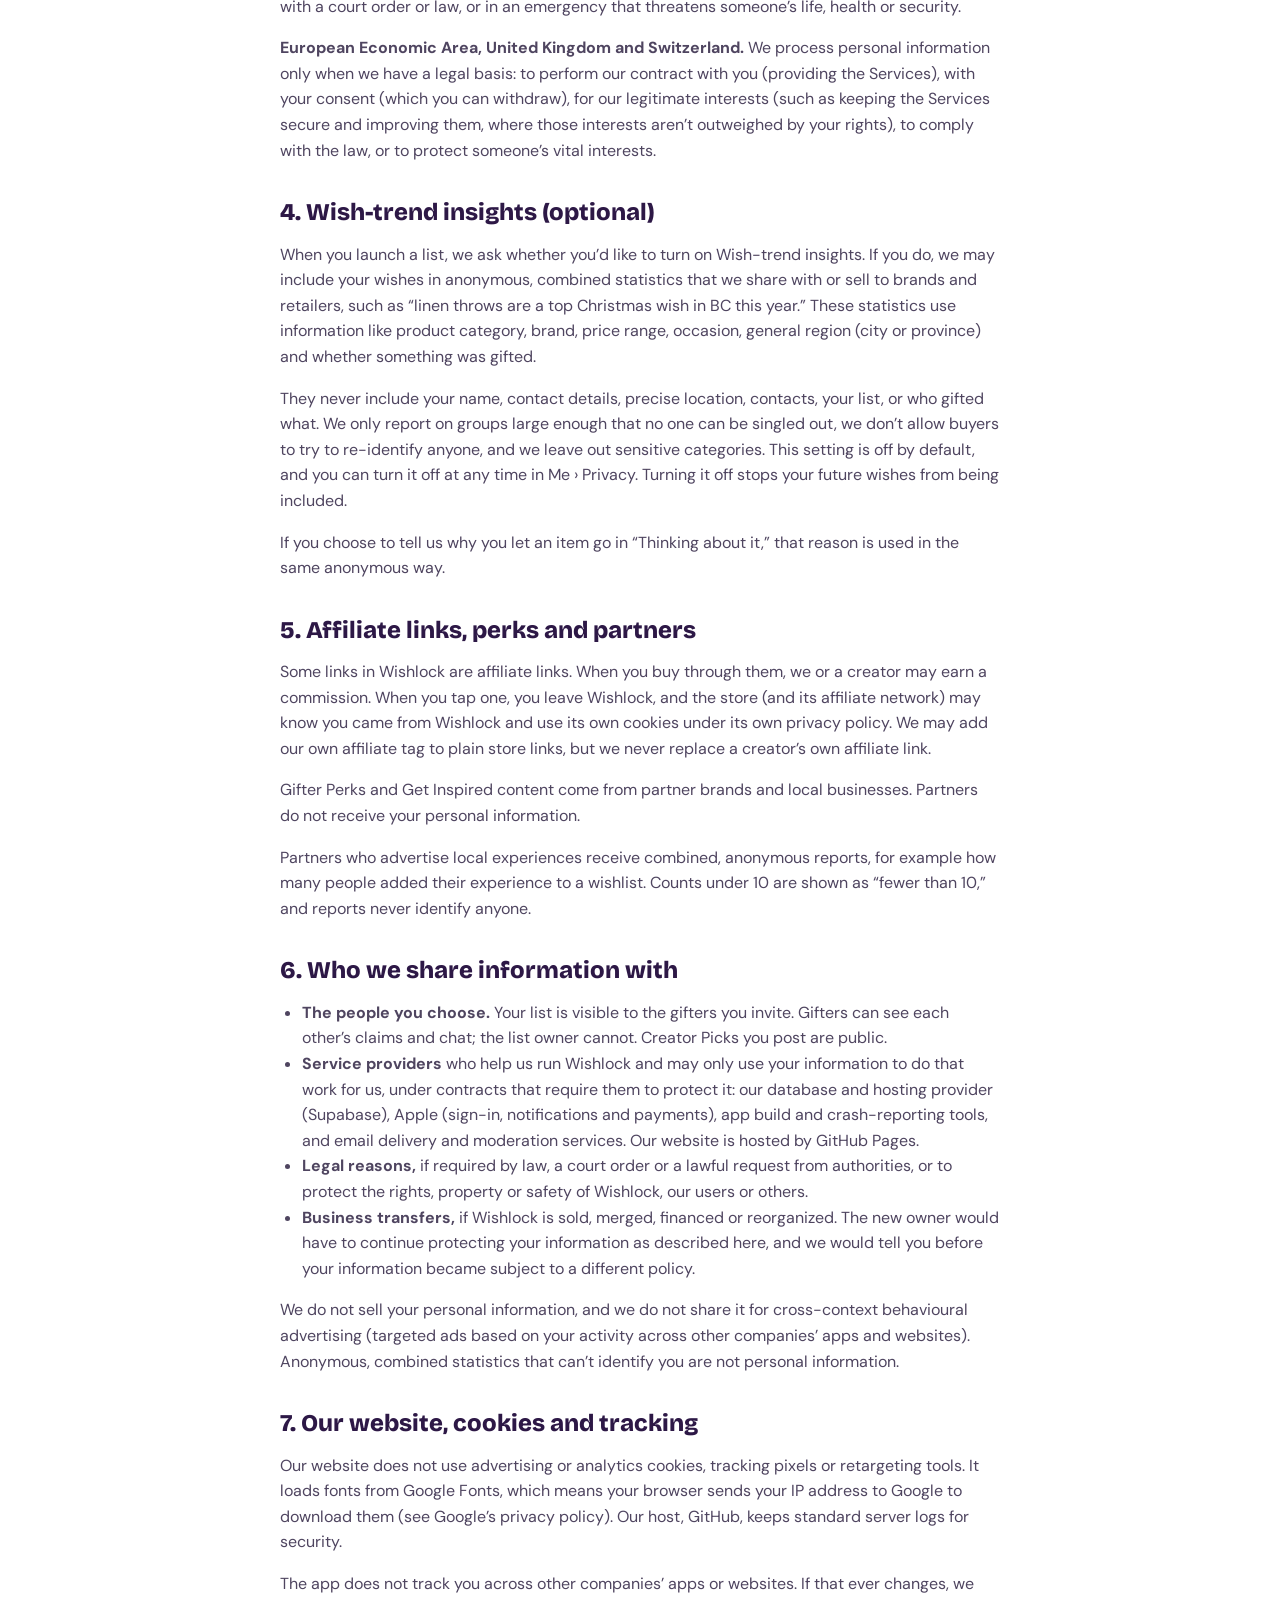
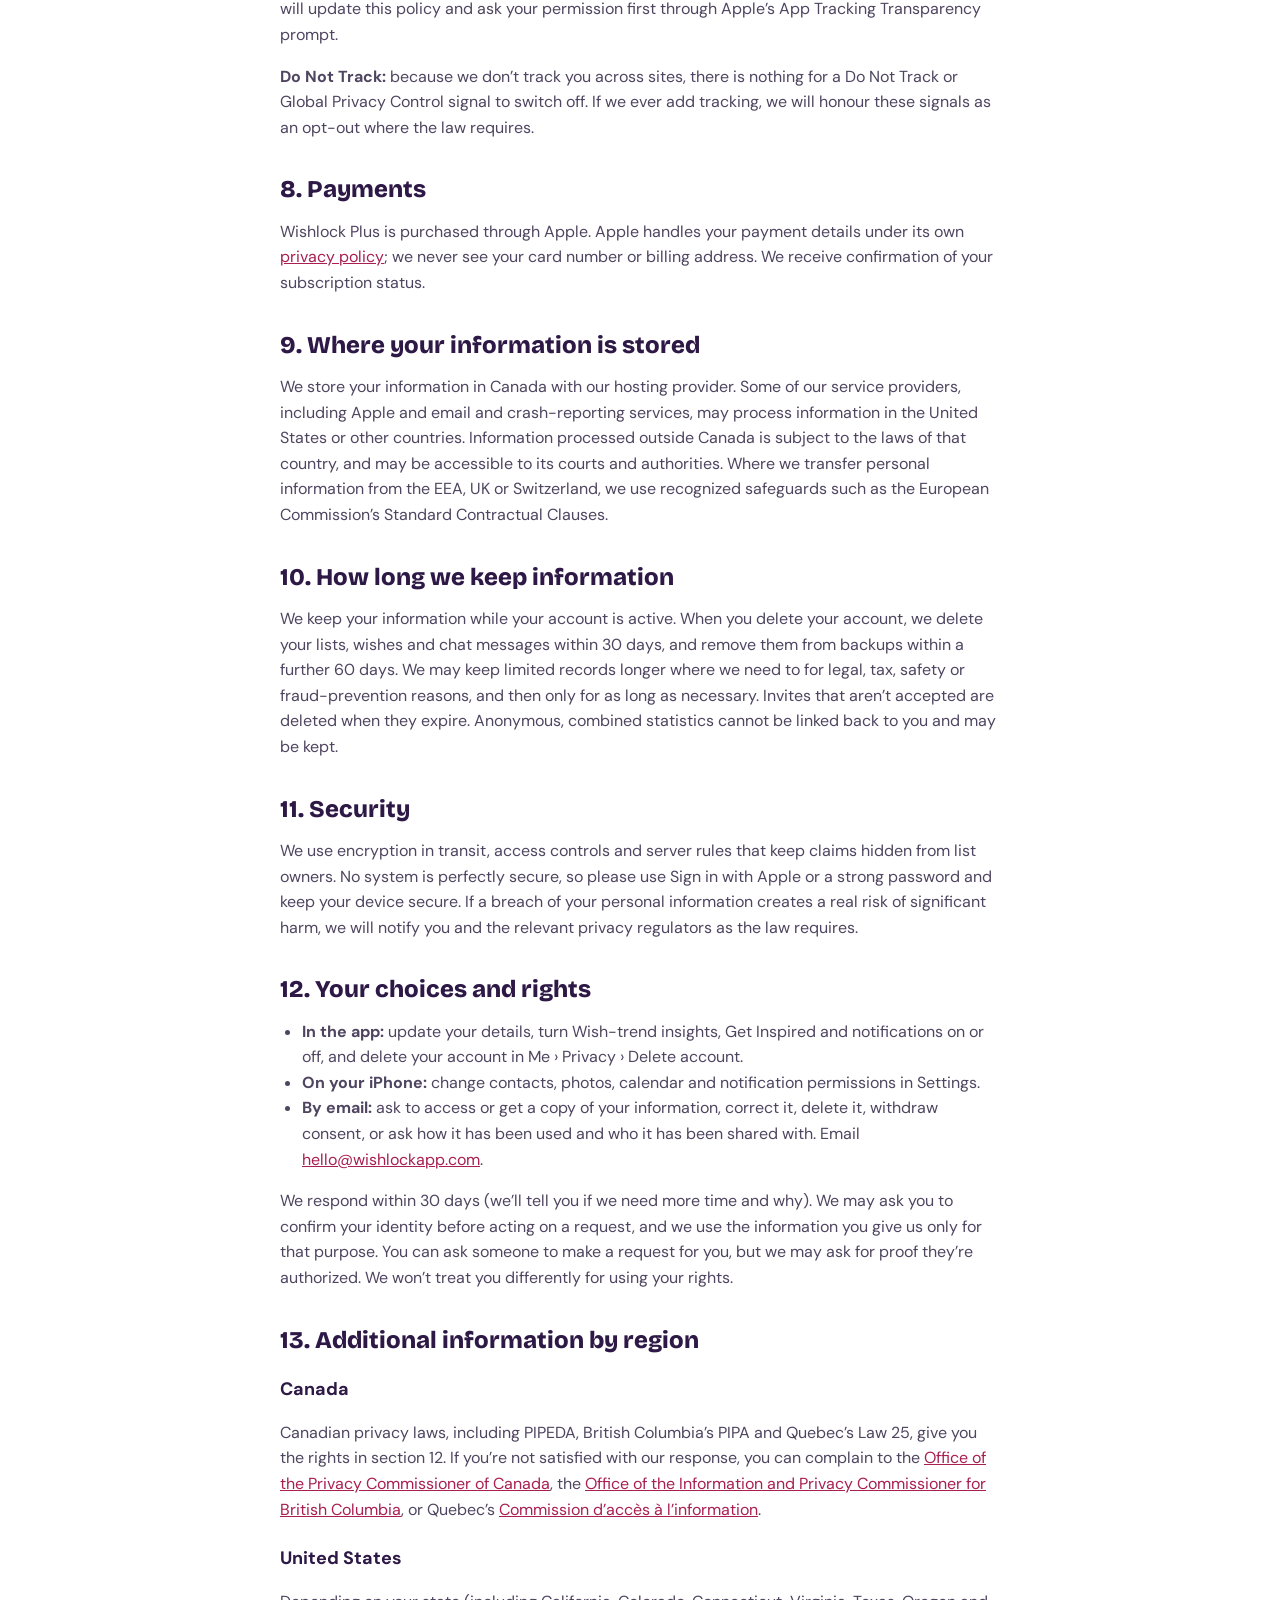
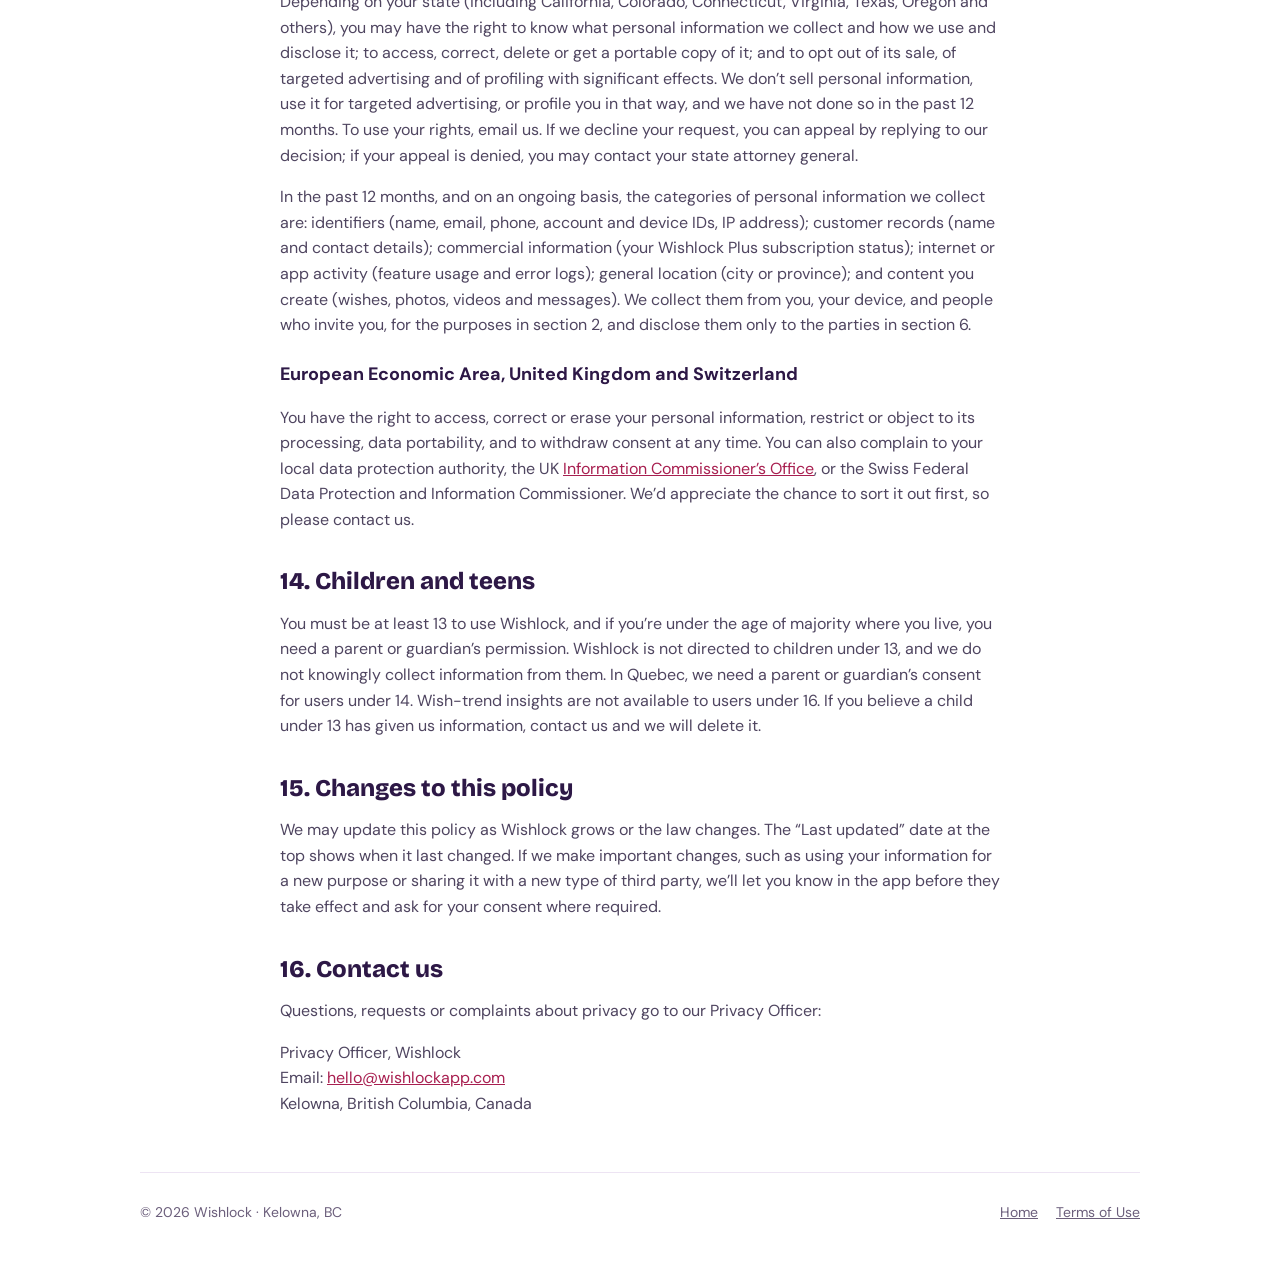
<file: privacy.html>
<!doctype html>
<html lang="en">
<head>
<meta charset="utf-8">
<meta name="viewport" content="width=device-width, initial-scale=1">
<title>Privacy Policy · Wishlock</title>
<meta name="description" content="How Wishlock collects, uses and protects your information.">
<link rel="icon" href="favicon.png">
<link rel="apple-touch-icon" href="apple-touch-icon.png">
<link href="https://fonts.googleapis.com/css2?family=Bricolage+Grotesque:opsz,wght@12..96,700;12..96,800&family=DM+Sans:opsz,wght@9..40,400;9..40,600;9..40,700&display=swap" rel="stylesheet">
<link rel="stylesheet" href="style.css">
<style>.toc{background:var(--soft);border-radius:20px;padding:16px 22px;margin:20px 0}.toc ol{margin:8px 0 0;padding-left:22px;columns:2;column-gap:28px}.toc li{margin:2px 0;break-inside:avoid}.toc a{color:var(--berry-deep)}@media(max-width:560px){.toc ol{columns:1}}.legal h2{scroll-margin-top:16px}</style>
</head>
<body>
<div class="wrap"><header class="nav"><a class="brand" href="/"><img src="apple-touch-icon.png" alt="">Wishlock</a></header></div>
<main class="legal">
  <h1>Privacy Policy</h1>
  <p class="updated">Last updated: November 24, 2026</p>

  <p>Wishlock (“Wishlock,” “we,” “us,” “our”) is a wishlist and gift-coordination app and website (wishlockapp.com) based in Kelowna, British Columbia, Canada. This policy explains what information we collect, why, who we share it with, and the choices and rights you have. It applies to the Wishlock iOS app, our website and any other place that links to this policy (together, the “Services”). We are responsible for the personal information we process. If you don’t agree with this policy, please don’t use the Services.</p>

  <div class="summary"><b>The short version</b>
    <ul>
      <li>We collect what you need to make lists, invite people and gift each other.</li>
      <li>The person a list belongs to can never see who claimed or bought what.</li>
      <li>We don’t sell your personal information, and we don’t use it to track you across other companies’ apps and websites.</li>
      <li>Wish-trend insights are <b>off unless you turn them on</b>. If you do, only anonymous, combined statistics are shared with brands.</li>
      <li>We use your general area (like your city), never your precise location.</li>
      <li>You can delete your account and data in the app at any time, and contact us about your rights at <a href="mailto:hello@wishlockapp.com">hello@wishlockapp.com</a>.</li>
    </ul>
  </div>

  <nav class="toc" aria-label="Contents"><b>Contents</b>
    <ol>
      <li><a href="#collect">Information we collect</a></li>
      <li><a href="#use">How we use your information</a></li>
      <li><a href="#bases">Consent and legal bases</a></li>
      <li><a href="#insights">Wish-trend insights (optional)</a></li>
      <li><a href="#affiliate">Affiliate links, perks and partners</a></li>
      <li><a href="#share">Who we share information with</a></li>
      <li><a href="#website">Our website, cookies and tracking</a></li>
      <li><a href="#payments">Payments</a></li>
      <li><a href="#transfers">Where your information is stored</a></li>
      <li><a href="#retention">How long we keep information</a></li>
      <li><a href="#security">Security</a></li>
      <li><a href="#rights">Your choices and rights</a></li>
      <li><a href="#regions">Additional information by region</a></li>
      <li><a href="#children">Children and teens</a></li>
      <li><a href="#changes">Changes to this policy</a></li>
      <li><a href="#contact">Contact us</a></li>
    </ol>
  </nav>

  <h2 id="collect">1. Information we collect</h2>
  <h3>Information you give us</h3>
  <ul>
    <li><b>Account details:</b> your name, email address, phone number if you choose to add one, and a sign-in identifier (for example from Sign in with Apple). If you use Sign in with Apple’s “Hide My Email,” we receive a relay address instead of your real one.</li>
    <li><b>Your lists:</b> list names, occasions and dates, wishes (names, notes, links, prices, tags, photos and videos), gift preferences, sizes and favourites, and your “All set on” notes.</li>
    <li><b>People you invite:</b> the names, email addresses or phone numbers you enter or pick to invite gifters or Secret Santa participants. Please only invite people who would expect to hear from you.</li>
    <li><b>Gifting activity:</b> gifts you claim, split or mark as bought, gifter chat messages, Secret Santa draws and anonymous questions, and giving drive pledges.</li>
    <li><b>Creator content:</b> if you post Creator Picks, your posts, product links and profile details.</li>
    <li><b>Preferences:</b> your notification and privacy settings, and the city or region you choose for local recommendations.</li>
    <li><b>Feedback and reports:</b> messages you send us and content you report.</li>
  </ul>

  <h3>Information collected automatically</h3>
  <ul>
    <li><b>Device and app information:</b> device type and model, operating system and app version, language, and a push notification token if you allow notifications.</li>
    <li><b>Log and usage information:</b> IP address, dates and times you use the Services, which features are used, and crash and error reports, so we can keep the Services secure, fix problems and improve them.</li>
    <li><b>General location:</b> your approximate area (such as your city or province), worked out from the city you choose or your IP address, to show local gift ideas in Get Inspired and local experiences. We do not collect your precise (GPS) location and we do not track your location in the background.</li>
  </ul>

  <h3>Device permissions</h3>
  <p>The app asks before using these features, and you can change your choice anytime in your iPhone’s Settings:</p>
  <ul>
    <li><b>Contacts:</b> so you can pick people to invite. Only the contacts you choose are sent to us. We never upload your whole address book or use it for anything else.</li>
    <li><b>Photos and camera:</b> so you can add photos or videos to wishes and posts. Only the items you pick are uploaded.</li>
    <li><b>Calendar:</b> if you choose to add an occasion date to your calendar.</li>
    <li><b>Notifications:</b> to send the alerts you’ve allowed.</li>
  </ul>

  <h3>Sensitive information</h3>
  <p>We don’t ask for sensitive information such as health, religion, ethnicity or sexual orientation. Because you can wish for anything, some wishes might hint at these things. We treat wishes as private to you and the people you share them with, and we leave sensitive product categories (such as health and medical items) out of Wish-trend insights.</p>

  <h3>Information from others</h3>
  <p>Someone may invite you by entering your name, email or phone number, or add you to a Secret Santa. We use those details only to deliver that invite. If you don’t join, we delete them after the invite expires. Apple tells us your subscription status when you subscribe to Wishlock Plus.</p>

  <p><i>Current beta:</i> in the early beta, your lists are saved only on your own device and are not sent to our servers.</p>

  <h2 id="use">2. How we use your information</h2>
  <ul>
    <li><b>To run Wishlock:</b> create and manage your account, show your lists to the people you share them with, deliver invites, and keep claims hidden from the list owner.</li>
    <li><b>To let people communicate:</b> gifter chat, Secret Santa messages and anonymous questions.</li>
    <li><b>To send notifications you’ve allowed,</b> such as claims by other gifters, sale alerts on lists you’re gifting, and Secret Santa messages.</li>
    <li><b>To send service messages,</b> such as account and security notices and changes to our terms or this policy.</li>
    <li><b>To show local recommendations</b> in Get Inspired, based on your general area.</li>
    <li><b>To keep Wishlock safe:</b> filter inappropriate words and images, review reports, prevent fraud and abuse, and enforce our Terms of Use.</li>
    <li><b>To provide Wishlock Plus</b> and apply creator codes.</li>
    <li><b>To understand and improve the Services,</b> using usage trends and error reports.</li>
    <li><b>To create Wish-trend insights,</b> only if you turn them on (see section 4).</li>
    <li><b>To meet legal obligations</b> and protect anyone’s safety in an emergency.</li>
  </ul>
  <p>We don’t use your information to build advertising profiles, and we don’t make decisions about you that have legal or similarly significant effects using automated means alone.</p>

  <h2 id="bases">3. Consent and legal bases</h2>
  <p><b>Canada.</b> We rely on your consent. Some of it is implied by using the Services (for example, storing the lists you create), and some is express, meaning you actively say yes (for example, Wish-trend insights, notifications and device permissions). You can withdraw consent at any time, though some features may stop working. In limited cases the law allows us to collect, use or disclose information without consent, such as to investigate fraud or a breach of an agreement, to comply with a court order or law, or in an emergency that threatens someone’s life, health or security.</p>
  <p><b>European Economic Area, United Kingdom and Switzerland.</b> We process personal information only when we have a legal basis: to perform our contract with you (providing the Services), with your consent (which you can withdraw), for our legitimate interests (such as keeping the Services secure and improving them, where those interests aren’t outweighed by your rights), to comply with the law, or to protect someone’s vital interests.</p>

  <h2 id="insights">4. Wish-trend insights (optional)</h2>
  <p>When you launch a list, we ask whether you’d like to turn on Wish-trend insights. If you do, we may include your wishes in anonymous, combined statistics that we share with or sell to brands and retailers, such as “linen throws are a top Christmas wish in BC this year.” These statistics use information like product category, brand, price range, occasion, general region (city or province) and whether something was gifted.</p>
  <p>They never include your name, contact details, precise location, contacts, your list, or who gifted what. We only report on groups large enough that no one can be singled out, we don’t allow buyers to try to re-identify anyone, and we leave out sensitive categories. This setting is off by default, and you can turn it off at any time in Me › Privacy. Turning it off stops your future wishes from being included.</p>
  <p>If you choose to tell us why you let an item go in “Thinking about it,” that reason is used in the same anonymous way.</p>

  <h2 id="affiliate">5. Affiliate links, perks and partners</h2>
  <p>Some links in Wishlock are affiliate links. When you buy through them, we or a creator may earn a commission. When you tap one, you leave Wishlock, and the store (and its affiliate network) may know you came from Wishlock and use its own cookies under its own privacy policy. We may add our own affiliate tag to plain store links, but we never replace a creator’s own affiliate link.</p>
  <p>Gifter Perks and Get Inspired content come from partner brands and local businesses. Partners do not receive your personal information.</p>
  <p>Partners who advertise local experiences receive combined, anonymous reports, for example how many people added their experience to a wishlist. Counts under 10 are shown as “fewer than 10,” and reports never identify anyone.</p>

  <h2 id="share">6. Who we share information with</h2>
  <ul>
    <li><b>The people you choose.</b> Your list is visible to the gifters you invite. Gifters can see each other’s claims and chat; the list owner cannot. Creator Picks you post are public.</li>
    <li><b>Service providers</b> who help us run Wishlock and may only use your information to do that work for us, under contracts that require them to protect it: our database and hosting provider (Supabase), Apple (sign-in, notifications and payments), app build and crash-reporting tools, and email delivery and moderation services. Our website is hosted by GitHub Pages.</li>
    <li><b>Legal reasons,</b> if required by law, a court order or a lawful request from authorities, or to protect the rights, property or safety of Wishlock, our users or others.</li>
    <li><b>Business transfers,</b> if Wishlock is sold, merged, financed or reorganized. The new owner would have to continue protecting your information as described here, and we would tell you before your information became subject to a different policy.</li>
  </ul>
  <p>We do not sell your personal information, and we do not share it for cross-context behavioural advertising (targeted ads based on your activity across other companies’ apps and websites). Anonymous, combined statistics that can’t identify you are not personal information.</p>

  <h2 id="website">7. Our website, cookies and tracking</h2>
  <p>Our website does not use advertising or analytics cookies, tracking pixels or retargeting tools. It loads fonts from Google Fonts, which means your browser sends your IP address to Google to download them (see Google’s privacy policy). Our host, GitHub, keeps standard server logs for security.</p>
  <p>The app does not track you across other companies’ apps or websites. If that ever changes, we will update this policy and ask your permission first through Apple’s App Tracking Transparency prompt.</p>
  <p><b>Do Not Track:</b> because we don’t track you across sites, there is nothing for a Do Not Track or Global Privacy Control signal to switch off. If we ever add tracking, we will honour these signals as an opt-out where the law requires.</p>

  <h2 id="payments">8. Payments</h2>
  <p>Wishlock Plus is purchased through Apple. Apple handles your payment details under its own <a href="https://www.apple.com/legal/privacy/" target="_blank" rel="noopener">privacy policy</a>; we never see your card number or billing address. We receive confirmation of your subscription status.</p>

  <h2 id="transfers">9. Where your information is stored</h2>
  <p>We store your information in Canada with our hosting provider. Some of our service providers, including Apple and email and crash-reporting services, may process information in the United States or other countries. Information processed outside Canada is subject to the laws of that country, and may be accessible to its courts and authorities. Where we transfer personal information from the EEA, UK or Switzerland, we use recognized safeguards such as the European Commission’s Standard Contractual Clauses.</p>

  <h2 id="retention">10. How long we keep information</h2>
  <p>We keep your information while your account is active. When you delete your account, we delete your lists, wishes and chat messages within 30 days, and remove them from backups within a further 60 days. We may keep limited records longer where we need to for legal, tax, safety or fraud-prevention reasons, and then only for as long as necessary. Invites that aren’t accepted are deleted when they expire. Anonymous, combined statistics cannot be linked back to you and may be kept.</p>

  <h2 id="security">11. Security</h2>
  <p>We use encryption in transit, access controls and server rules that keep claims hidden from list owners. No system is perfectly secure, so please use Sign in with Apple or a strong password and keep your device secure. If a breach of your personal information creates a real risk of significant harm, we will notify you and the relevant privacy regulators as the law requires.</p>

  <h2 id="rights">12. Your choices and rights</h2>
  <ul>
    <li><b>In the app:</b> update your details, turn Wish-trend insights, Get Inspired and notifications on or off, and delete your account in Me › Privacy › Delete account.</li>
    <li><b>On your iPhone:</b> change contacts, photos, calendar and notification permissions in Settings.</li>
    <li><b>By email:</b> ask to access or get a copy of your information, correct it, delete it, withdraw consent, or ask how it has been used and who it has been shared with. Email <a href="mailto:hello@wishlockapp.com">hello@wishlockapp.com</a>.</li>
  </ul>
  <p>We respond within 30 days (we’ll tell you if we need more time and why). We may ask you to confirm your identity before acting on a request, and we use the information you give us only for that purpose. You can ask someone to make a request for you, but we may ask for proof they’re authorized. We won’t treat you differently for using your rights.</p>

  <h2 id="regions">13. Additional information by region</h2>
  <h3>Canada</h3>
  <p>Canadian privacy laws, including PIPEDA, British Columbia’s PIPA and Quebec’s Law 25, give you the rights in section 12. If you’re not satisfied with our response, you can complain to the <a href="https://www.priv.gc.ca" target="_blank" rel="noopener">Office of the Privacy Commissioner of Canada</a>, the <a href="https://www.oipc.bc.ca" target="_blank" rel="noopener">Office of the Information and Privacy Commissioner for British Columbia</a>, or Quebec’s <a href="https://www.cai.gouv.qc.ca" target="_blank" rel="noopener">Commission d’accès à l’information</a>.</p>
  <h3>United States</h3>
  <p>Depending on your state (including California, Colorado, Connecticut, Virginia, Texas, Oregon and others), you may have the right to know what personal information we collect and how we use and disclose it; to access, correct, delete or get a portable copy of it; and to opt out of its sale, of targeted advertising and of profiling with significant effects. We don’t sell personal information, use it for targeted advertising, or profile you in that way, and we have not done so in the past 12 months. To use your rights, email us. If we decline your request, you can appeal by replying to our decision; if your appeal is denied, you may contact your state attorney general.</p>
  <p>In the past 12 months, and on an ongoing basis, the categories of personal information we collect are: identifiers (name, email, phone, account and device IDs, IP address); customer records (name and contact details); commercial information (your Wishlock Plus subscription status); internet or app activity (feature usage and error logs); general location (city or province); and content you create (wishes, photos, videos and messages). We collect them from you, your device, and people who invite you, for the purposes in section 2, and disclose them only to the parties in section 6.</p>
  <h3>European Economic Area, United Kingdom and Switzerland</h3>
  <p>You have the right to access, correct or erase your personal information, restrict or object to its processing, data portability, and to withdraw consent at any time. You can also complain to your local data protection authority, the UK <a href="https://ico.org.uk/make-a-complaint/" target="_blank" rel="noopener">Information Commissioner’s Office</a>, or the Swiss Federal Data Protection and Information Commissioner. We’d appreciate the chance to sort it out first, so please contact us.</p>

  <h2 id="children">14. Children and teens</h2>
  <p>You must be at least 13 to use Wishlock, and if you’re under the age of majority where you live, you need a parent or guardian’s permission. Wishlock is not directed to children under 13, and we do not knowingly collect information from them. In Quebec, we need a parent or guardian’s consent for users under 14. Wish-trend insights are not available to users under 16. If you believe a child under 13 has given us information, contact us and we will delete it.</p>

  <h2 id="changes">15. Changes to this policy</h2>
  <p>We may update this policy as Wishlock grows or the law changes. The “Last updated” date at the top shows when it last changed. If we make important changes, such as using your information for a new purpose or sharing it with a new type of third party, we’ll let you know in the app before they take effect and ask for your consent where required.</p>

  <h2 id="contact">16. Contact us</h2>
  <p>Questions, requests or complaints about privacy go to our Privacy Officer:</p>
  <p>Privacy Officer, Wishlock<br>Email: <a href="mailto:hello@wishlockapp.com">hello@wishlockapp.com</a><br>Kelowna, British Columbia, Canada</p>
</main>
<div class="wrap"><footer><span>© 2026 Wishlock · Kelowna, BC</span><nav aria-label="Legal"><a href="/">Home</a><a href="terms.html">Terms of Use</a></nav></footer></div>
</body>
</html>
</file>
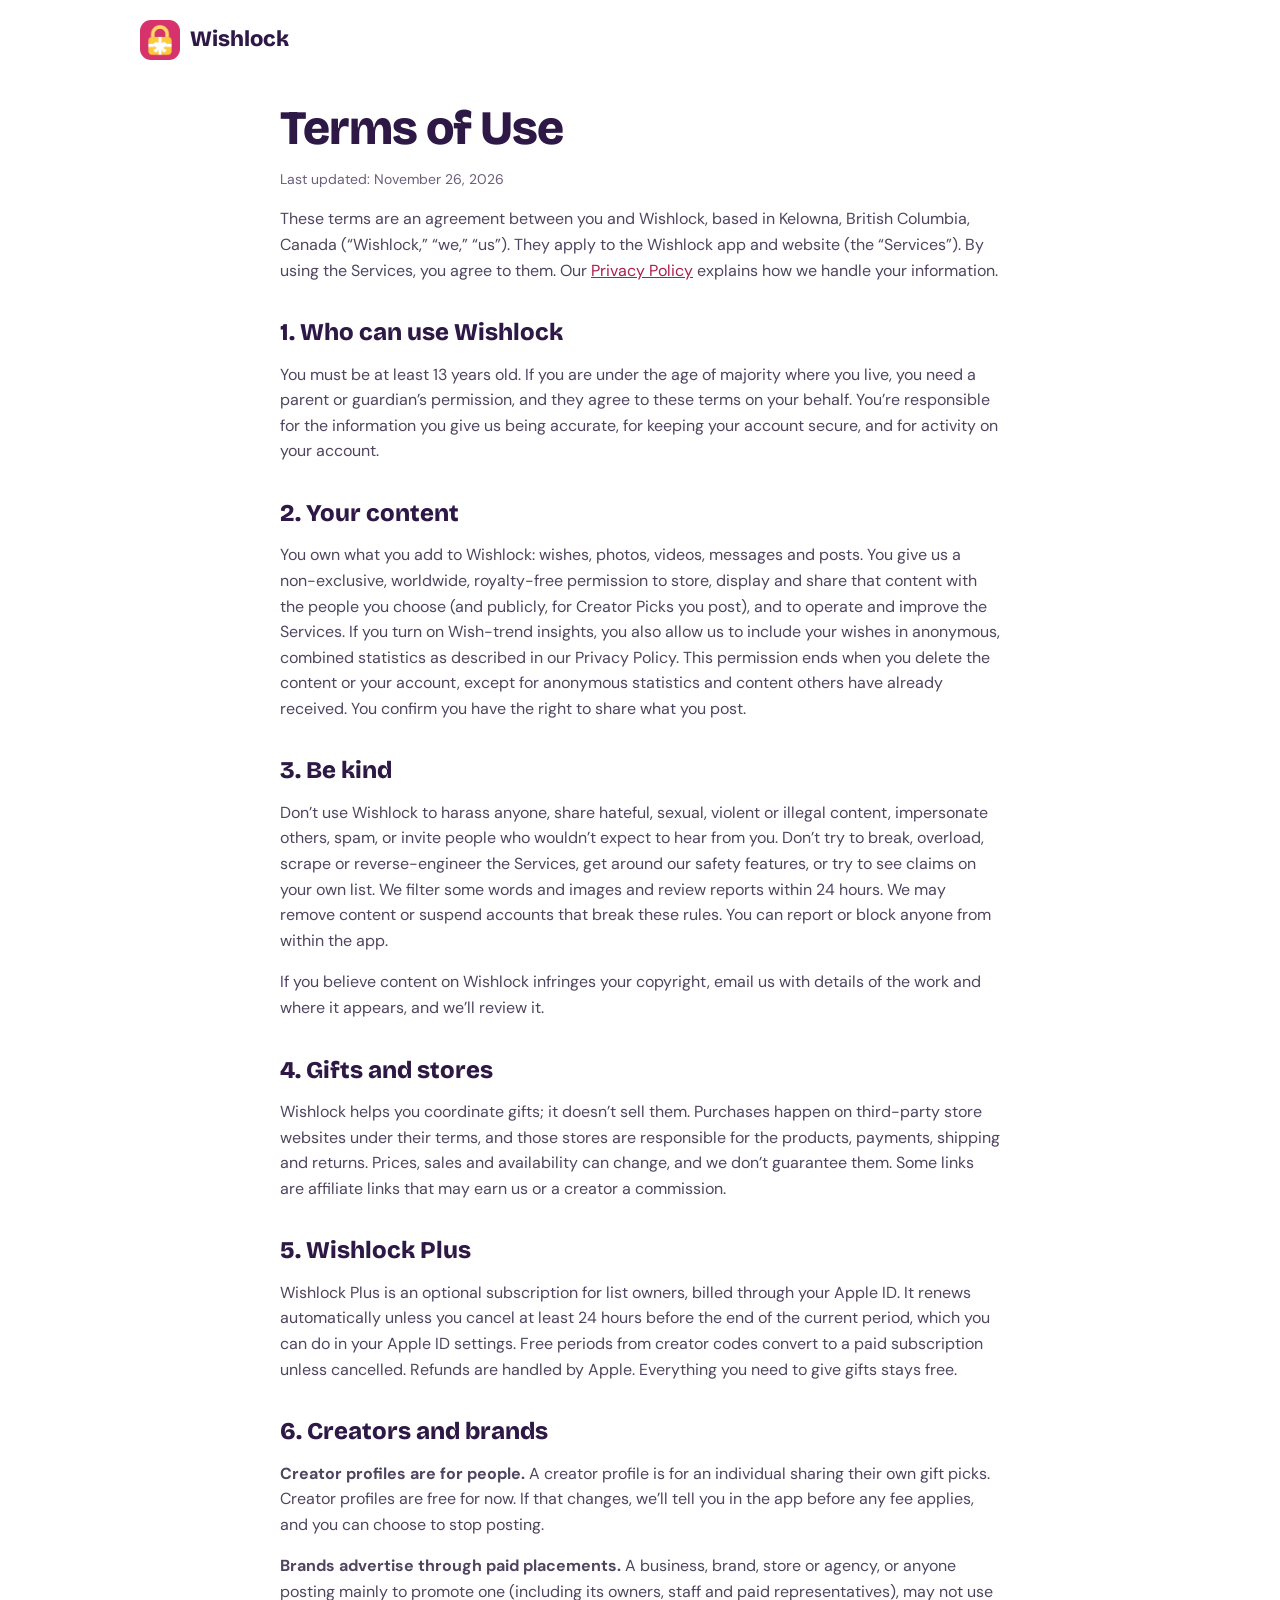
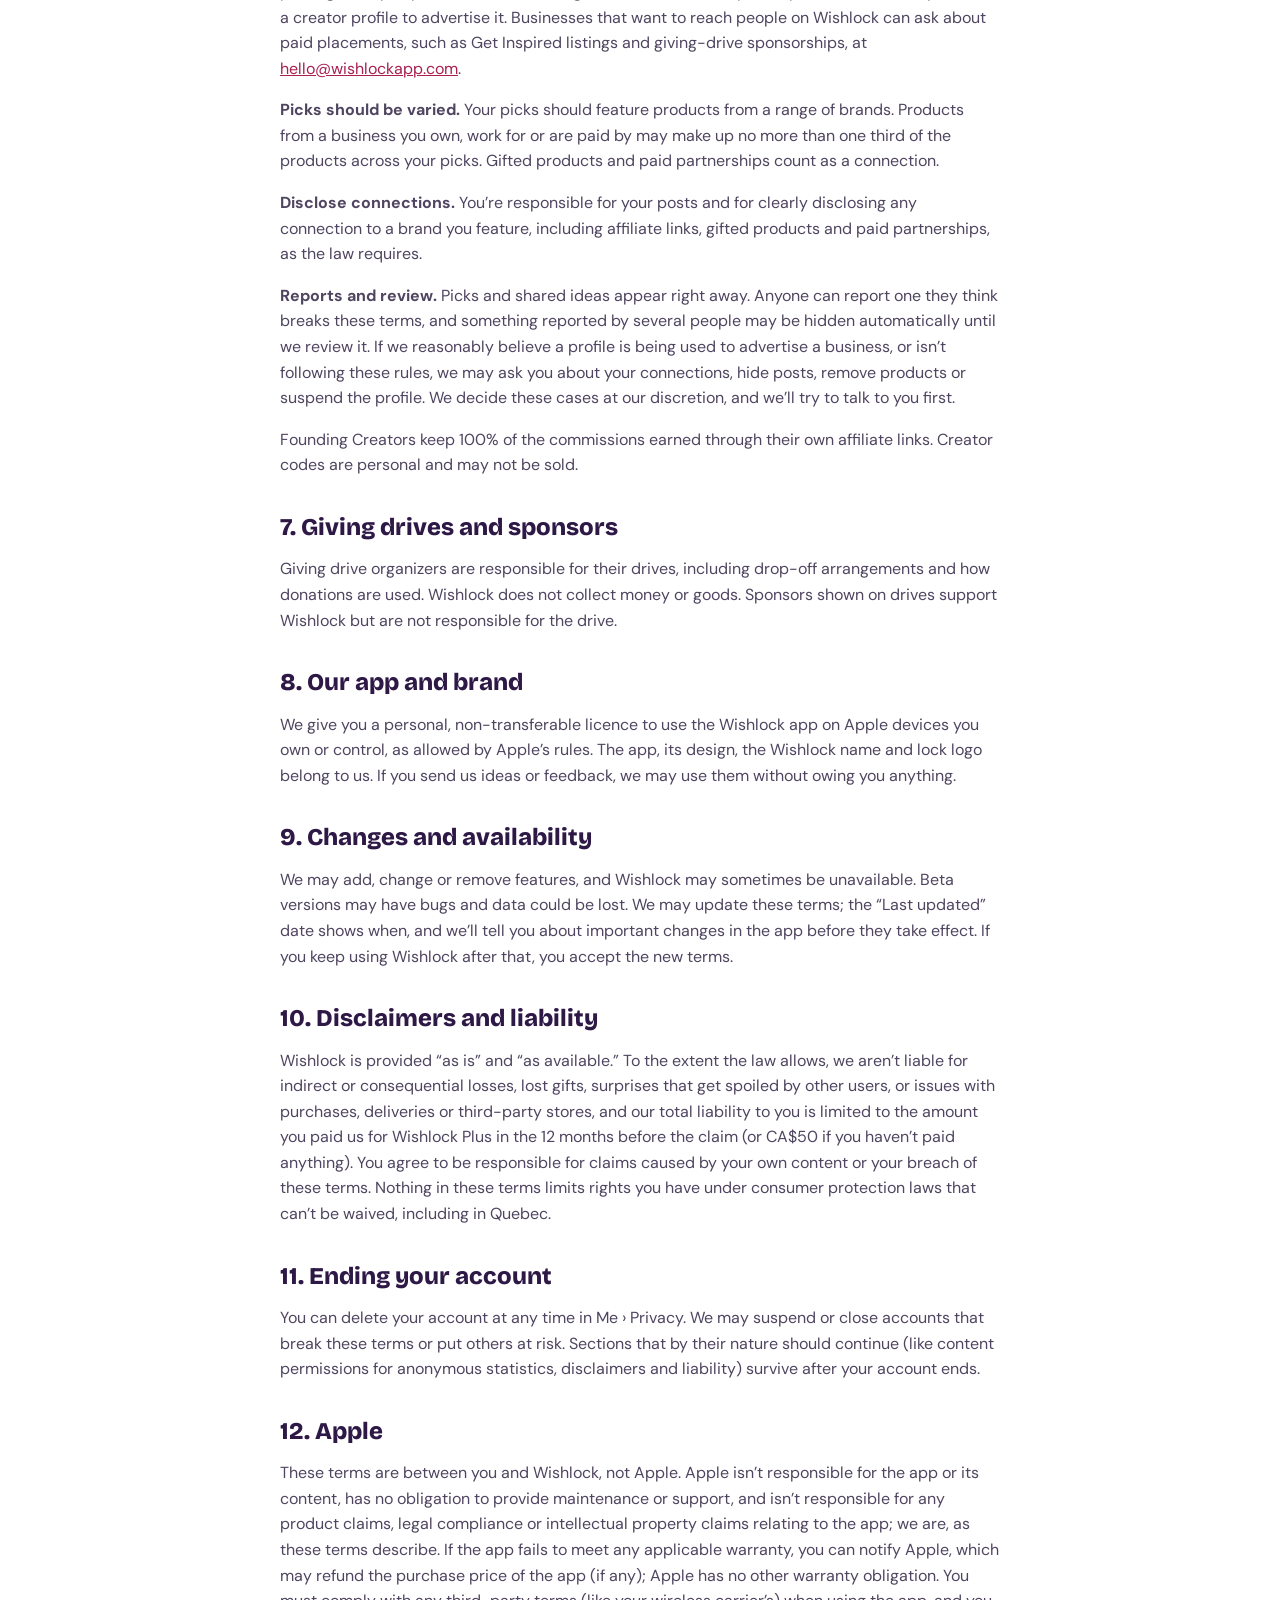
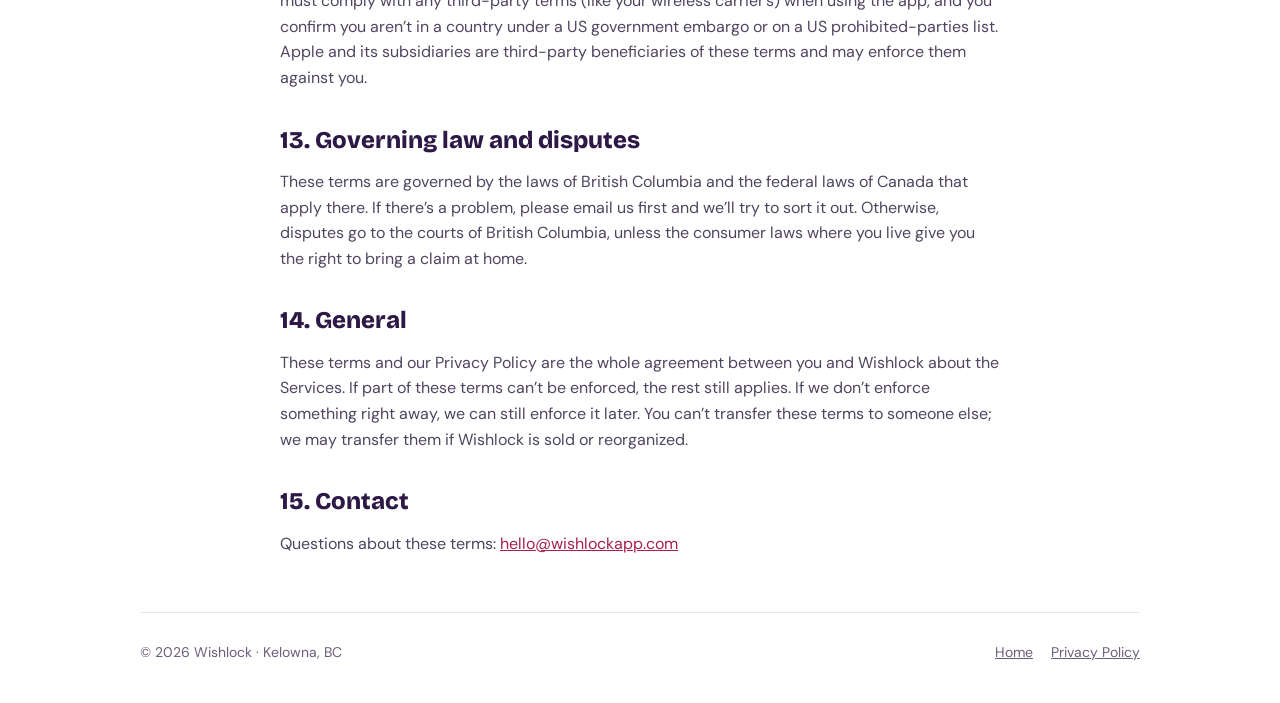
<file: terms.html>
<!doctype html>
<html lang="en">
<head>
<meta charset="utf-8">
<meta name="viewport" content="width=device-width, initial-scale=1">
<title>Terms of Use · Wishlock</title>
<meta name="description" content="The terms for using Wishlock.">
<link rel="icon" href="favicon.png">
<link rel="apple-touch-icon" href="apple-touch-icon.png">
<link href="https://fonts.googleapis.com/css2?family=Bricolage+Grotesque:opsz,wght@12..96,700;12..96,800&family=DM+Sans:opsz,wght@9..40,400;9..40,600;9..40,700&display=swap" rel="stylesheet">
<link rel="stylesheet" href="style.css">
</head>
<body>
<div class="wrap"><header class="nav"><a class="brand" href="/"><img src="apple-touch-icon.png" alt="">Wishlock</a></header></div>
<main class="legal">
  <h1>Terms of Use</h1>
  <p class="updated">Last updated: November 26, 2026</p>
  <p>These terms are an agreement between you and Wishlock, based in Kelowna, British Columbia, Canada (“Wishlock,” “we,” “us”). They apply to the Wishlock app and website (the “Services”). By using the Services, you agree to them. Our <a href="privacy.html">Privacy Policy</a> explains how we handle your information.</p>

  <h2>1. Who can use Wishlock</h2>
  <p>You must be at least 13 years old. If you are under the age of majority where you live, you need a parent or guardian’s permission, and they agree to these terms on your behalf. You’re responsible for the information you give us being accurate, for keeping your account secure, and for activity on your account.</p>

  <h2>2. Your content</h2>
  <p>You own what you add to Wishlock: wishes, photos, videos, messages and posts. You give us a non-exclusive, worldwide, royalty-free permission to store, display and share that content with the people you choose (and publicly, for Creator Picks you post), and to operate and improve the Services. If you turn on Wish-trend insights, you also allow us to include your wishes in anonymous, combined statistics as described in our Privacy Policy. This permission ends when you delete the content or your account, except for anonymous statistics and content others have already received. You confirm you have the right to share what you post.</p>

  <h2>3. Be kind</h2>
  <p>Don’t use Wishlock to harass anyone, share hateful, sexual, violent or illegal content, impersonate others, spam, or invite people who wouldn’t expect to hear from you. Don’t try to break, overload, scrape or reverse-engineer the Services, get around our safety features, or try to see claims on your own list. We filter some words and images and review reports within 24 hours. We may remove content or suspend accounts that break these rules. You can report or block anyone from within the app.</p>
  <p>If you believe content on Wishlock infringes your copyright, email us with details of the work and where it appears, and we’ll review it.</p>

  <h2>4. Gifts and stores</h2>
  <p>Wishlock helps you coordinate gifts; it doesn’t sell them. Purchases happen on third-party store websites under their terms, and those stores are responsible for the products, payments, shipping and returns. Prices, sales and availability can change, and we don’t guarantee them. Some links are affiliate links that may earn us or a creator a commission.</p>

  <h2>5. Wishlock Plus</h2>
  <p>Wishlock Plus is an optional subscription for list owners, billed through your Apple ID. It renews automatically unless you cancel at least 24 hours before the end of the current period, which you can do in your Apple ID settings. Free periods from creator codes convert to a paid subscription unless cancelled. Refunds are handled by Apple. Everything you need to give gifts stays free.</p>

  <h2 id="creators">6. Creators and brands</h2>
  <p><strong>Creator profiles are for people.</strong> A creator profile is for an individual sharing their own gift picks. Creator profiles are free for now. If that changes, we’ll tell you in the app before any fee applies, and you can choose to stop posting.</p>
  <p><strong>Brands advertise through paid placements.</strong> A business, brand, store or agency, or anyone posting mainly to promote one (including its owners, staff and paid representatives), may not use a creator profile to advertise it. Businesses that want to reach people on Wishlock can ask about paid placements, such as Get Inspired listings and giving-drive sponsorships, at <a href="mailto:hello@wishlockapp.com">hello@wishlockapp.com</a>.</p>
  <p><strong>Picks should be varied.</strong> Your picks should feature products from a range of brands. Products from a business you own, work for or are paid by may make up no more than one third of the products across your picks. Gifted products and paid partnerships count as a connection.</p>
  <p><strong>Disclose connections.</strong> You’re responsible for your posts and for clearly disclosing any connection to a brand you feature, including affiliate links, gifted products and paid partnerships, as the law requires.</p>
  <p><strong>Reports and review.</strong> Picks and shared ideas appear right away. Anyone can report one they think breaks these terms, and something reported by several people may be hidden automatically until we review it. If we reasonably believe a profile is being used to advertise a business, or isn’t following these rules, we may ask you about your connections, hide posts, remove products or suspend the profile. We decide these cases at our discretion, and we’ll try to talk to you first.</p>
  <p>Founding Creators keep 100% of the commissions earned through their own affiliate links. Creator codes are personal and may not be sold.</p>

  <h2>7. Giving drives and sponsors</h2>
  <p>Giving drive organizers are responsible for their drives, including drop-off arrangements and how donations are used. Wishlock does not collect money or goods. Sponsors shown on drives support Wishlock but are not responsible for the drive.</p>

  <h2>8. Our app and brand</h2>
  <p>We give you a personal, non-transferable licence to use the Wishlock app on Apple devices you own or control, as allowed by Apple’s rules. The app, its design, the Wishlock name and lock logo belong to us. If you send us ideas or feedback, we may use them without owing you anything.</p>

  <h2>9. Changes and availability</h2>
  <p>We may add, change or remove features, and Wishlock may sometimes be unavailable. Beta versions may have bugs and data could be lost. We may update these terms; the “Last updated” date shows when, and we’ll tell you about important changes in the app before they take effect. If you keep using Wishlock after that, you accept the new terms.</p>

  <h2>10. Disclaimers and liability</h2>
  <p>Wishlock is provided “as is” and “as available.” To the extent the law allows, we aren’t liable for indirect or consequential losses, lost gifts, surprises that get spoiled by other users, or issues with purchases, deliveries or third-party stores, and our total liability to you is limited to the amount you paid us for Wishlock Plus in the 12 months before the claim (or CA$50 if you haven’t paid anything). You agree to be responsible for claims caused by your own content or your breach of these terms. Nothing in these terms limits rights you have under consumer protection laws that can’t be waived, including in Quebec.</p>

  <h2>11. Ending your account</h2>
  <p>You can delete your account at any time in Me › Privacy. We may suspend or close accounts that break these terms or put others at risk. Sections that by their nature should continue (like content permissions for anonymous statistics, disclaimers and liability) survive after your account ends.</p>

  <h2>12. Apple</h2>
  <p>These terms are between you and Wishlock, not Apple. Apple isn’t responsible for the app or its content, has no obligation to provide maintenance or support, and isn’t responsible for any product claims, legal compliance or intellectual property claims relating to the app; we are, as these terms describe. If the app fails to meet any applicable warranty, you can notify Apple, which may refund the purchase price of the app (if any); Apple has no other warranty obligation. You must comply with any third-party terms (like your wireless carrier’s) when using the app, and you confirm you aren’t in a country under a US government embargo or on a US prohibited-parties list. Apple and its subsidiaries are third-party beneficiaries of these terms and may enforce them against you.</p>

  <h2>13. Governing law and disputes</h2>
  <p>These terms are governed by the laws of British Columbia and the federal laws of Canada that apply there. If there’s a problem, please email us first and we’ll try to sort it out. Otherwise, disputes go to the courts of British Columbia, unless the consumer laws where you live give you the right to bring a claim at home.</p>

  <h2>14. General</h2>
  <p>These terms and our Privacy Policy are the whole agreement between you and Wishlock about the Services. If part of these terms can’t be enforced, the rest still applies. If we don’t enforce something right away, we can still enforce it later. You can’t transfer these terms to someone else; we may transfer them if Wishlock is sold or reorganized.</p>

  <h2>15. Contact</h2>
  <p>Questions about these terms: <a href="mailto:hello@wishlockapp.com">hello@wishlockapp.com</a></p>
</main>
<div class="wrap"><footer><span>© 2026 Wishlock · Kelowna, BC</span><nav aria-label="Legal"><a href="/">Home</a><a href="privacy.html">Privacy Policy</a></nav></footer></div>
</body>
</html>
</file>
<file: style.css>
:root{--berry:#D6336C;--berry-deep:#A81F50;--berry-tint:#FFE1EB;--plum:#2D1846;--body:#4F4560;--muted:#6B5E7B;--soft:#F7F3FB;--line:#EDE4F3;--sun:#FFC93C;--teal:#0B7A70;--teal-tint:#D5F3EE;--display:'Bricolage Grotesque',system-ui,sans-serif;--text:'DM Sans',system-ui,sans-serif}
*{box-sizing:border-box}
html{-webkit-text-size-adjust:100%}
body{margin:0;background:#fff;color:var(--plum);font:16px/1.6 var(--text);overflow-x:hidden}
a{color:var(--berry-deep)}a:hover{color:var(--plum)}
img{max-width:100%;display:block}
.wrap{max-width:1040px;margin:0 auto;padding:0 20px}
.nav{display:flex;align-items:center;justify-content:space-between;gap:16px;padding:20px 0}
.brand{display:flex;align-items:center;gap:10px;font-family:var(--display);font-weight:800;font-size:22px;color:var(--plum);text-decoration:none}
.brand img{width:40px;height:40px;border-radius:11px}
.nav-links{display:flex;gap:18px;font-size:15px;font-weight:600}
.nav-links a{color:var(--body);text-decoration:none}.nav-links a:hover{color:var(--berry-deep)}
.hero{position:relative;overflow:hidden;background:var(--berry);color:#fff;border-radius:36px;padding:56px 40px;display:grid;grid-template-columns:1.5fr 1fr;gap:32px;align-items:center;margin:8px 0 48px}
.hero h1{font-size:clamp(40px,6vw,56px)}
.hero::before,.hero::after{content:"";position:absolute;border-radius:50%}
.hero::before{width:320px;height:320px;left:-80px;top:-120px;background:#E2477E}
.hero::after{width:380px;height:380px;right:-120px;bottom:-180px;background:#C42A60}
.hero>*{position:relative;z-index:1}
.eyebrow{display:inline-block;padding:6px 12px;border-radius:999px;background:var(--plum);color:var(--sun);font-size:12px;font-weight:800;letter-spacing:.8px}
h1{font-family:var(--display);font-weight:800;font-size:clamp(40px,7vw,64px);line-height:1;letter-spacing:-1.5px;margin:16px 0}
h1 span{color:var(--sun)}
.hero p{font-size:18px;color:#FFE1EB;margin:0 0 24px;max-width:460px}
.btn{display:inline-flex;align-items:center;justify-content:center;gap:8px;min-height:52px;padding:0 24px;border-radius:999px;font-weight:700;font-size:16px;text-decoration:none;border:0;cursor:pointer;transition:transform .15s ease}
.btn:active{transform:scale(.97)}
.btn-sun{background:var(--sun);color:var(--plum)}.btn-sun:hover{color:var(--plum);transform:translateY(-2px)}
.btn-ghost{background:rgba(255,255,255,.14);color:#fff}.btn-ghost:hover{color:#fff}
.cta-row{display:flex;flex-wrap:wrap;gap:12px}
.hero-art{display:grid;place-items:center;align-self:stretch}
.hero-art svg{width:min(308px,100%);height:auto;overflow:visible}
.wl-lock .wl-shift,.wl-lock .wl-shackle,.wl-lock .wl-body{transform-box:view-box}
.wl-lock .wl-shackle{transform-origin:667px 1170px;animation:wlShackle 6s cubic-bezier(.3,.7,.3,1) 1s infinite}
.wl-lock .wl-shift{animation:wlShift 6s ease-in-out 1s infinite}
.wl-lock .wl-body{transform-origin:1080px 2200px;animation:wlThunk 6s ease-out 1s infinite}
@keyframes wlShackle{0%{transform:none}5%{transform:translateY(-190px)}12%{transform:translateY(-190px) scaleX(-1)}17%,45%{transform:translateY(-110px) scaleX(-1)}50%{transform:translateY(-190px) scaleX(-1)}56%{transform:translateY(-190px)}60%{transform:translateY(12px)}63%,100%{transform:none}}
@keyframes wlShift{0%,5%{transform:none}17%,45%{transform:translateX(346px)}55%,100%{transform:none}}
@keyframes wlThunk{0%,59%{transform:none}61%{transform:scale(1.04,.96)}64%,100%{transform:none}}
@keyframes float{0%,100%{transform:translateY(0)}50%{transform:translateY(-10px)}}
h2{font-family:var(--display);font-weight:800;font-size:clamp(28px,4.5vw,40px);line-height:1.1;margin:0 0 12px}
.lead{color:var(--body);font-size:18px;max-width:620px;margin:0 0 28px}
.features{display:grid;grid-template-columns:repeat(3,minmax(0,1fr));gap:16px;margin-bottom:56px}
.feature{border:1px solid var(--line);border-radius:24px;padding:24px;display:flex;flex-direction:column;gap:8px}
.feature i{width:44px;height:44px;border-radius:14px;display:grid;place-items:center;font-style:normal}
.feature b{font-size:18px}
.feature span{color:var(--body);font-size:15px}
.story{background:var(--soft);border-radius:32px;padding:40px;display:grid;grid-template-columns:auto 1fr;gap:32px;align-items:center;margin-bottom:56px}
.story .tag{width:180px;padding:22px;border-radius:24px;background:#fff;text-align:center;box-shadow:0 14px 34px rgba(45,24,70,.12)}
.story .tag b{display:block;font-family:var(--display);font-weight:800;font-size:28px;line-height:1;color:var(--berry);margin-top:8px}
.story p{margin:0 0 12px;color:var(--body);font-size:17px}
.signup{background:var(--plum);color:#fff;border-radius:32px;padding:40px;text-align:center;margin-bottom:56px}
.signup p{color:#E3D9EF;margin:0 auto 20px;max-width:520px}
footer{border-top:1px solid var(--line);padding:28px 0 40px;color:var(--muted);font-size:14px;display:flex;flex-wrap:wrap;gap:12px 24px;justify-content:space-between}
footer nav{display:flex;gap:18px;flex-wrap:wrap}
footer a{color:var(--muted)}
/* legal pages */
.legal{max-width:760px;margin:0 auto;padding:8px 20px 40px}
.legal h1{font-size:clamp(34px,6vw,48px);letter-spacing:-1px}
.legal h2{font-size:24px;margin:36px 0 10px}
.legal h3{font-size:18px;margin:22px 0 6px}
.legal p,.legal li{color:var(--body)}
.legal ul{padding-left:22px}
.legal .updated{color:var(--muted);font-size:14px}
.draft{background:var(--berry-tint);color:var(--berry-deep);border-radius:16px;padding:12px 16px;font-weight:700;font-size:14px}
.summary{background:var(--soft);border-radius:20px;padding:18px 22px;margin:20px 0}
.summary li{margin:4px 0}
.more{margin-bottom:56px}
.more-grid{display:grid;grid-template-columns:repeat(3,minmax(0,1fr));gap:16px}
.more-card{background:var(--t);border-radius:28px;padding:26px;display:flex;flex-direction:column;gap:8px}
.more-card i{width:48px;height:48px;border-radius:16px;background:#fff;color:var(--c);display:grid;place-items:center;font-style:normal;margin-bottom:6px}
.more-card .eyebrow{color:var(--c);background:#fff;align-self:flex-start}
.more-card h3{font-family:var(--display);font-weight:800;font-size:22px;line-height:1.15;margin:0}
.more-card p{margin:0;color:var(--body);font-size:15px}
.more-card ul{margin:6px 0 0;padding:0;list-style:none;display:flex;flex-direction:column;gap:6px}
.more-card li{display:flex;gap:8px;align-items:flex-start;font-size:14.5px;font-weight:600;color:var(--plum)}
.more-card li::before{content:"";width:8px;height:8px;border-radius:50%;background:var(--c);margin-top:8px;flex-shrink:0}
@media (max-width:960px){.more-grid{grid-template-columns:1fr 1fr}.more-card:last-child{grid-column:1/-1}}
@media (max-width:760px){
  .hero{grid-template-columns:1fr;padding:40px 24px;border-radius:28px;text-align:left}
  .hero-art{order:-1;justify-self:center;padding:8px 0 4px}.hero-art svg{width:min(225px,70vw);margin:0}
  .features{grid-template-columns:1fr}
  .more-grid{grid-template-columns:1fr}.more-card:last-child{grid-column:auto}
  .story{grid-template-columns:1fr;padding:28px 22px}
  .story .tag{width:100%}
  .signup{padding:32px 22px}
  .nav-links{display:none}
}
@media (prefers-reduced-motion:reduce){.wl-lock *{animation:none!important}}

.wait-form{display:flex;gap:10px;flex-wrap:wrap;justify-content:center;max-width:620px;margin:18px auto 0}
.wait-form input{flex:1 1 200px;min-width:0;border:0;border-radius:999px;padding:14px 18px;font:inherit;font-size:16px;color:var(--plum)}
.wait-form .btn{flex:0 0 auto;border:0;cursor:pointer;font:inherit;font-weight:700}
.wait-form .hp{position:absolute;left:-9999px;width:1px;height:1px;opacity:0}
.wait-msg{min-height:1.4em;margin:12px 0 0;font-weight:700}
.sr{position:absolute;width:1px;height:1px;overflow:hidden;clip:rect(0 0 0 0)}
.wait-form[hidden]{display:none}
</file>
